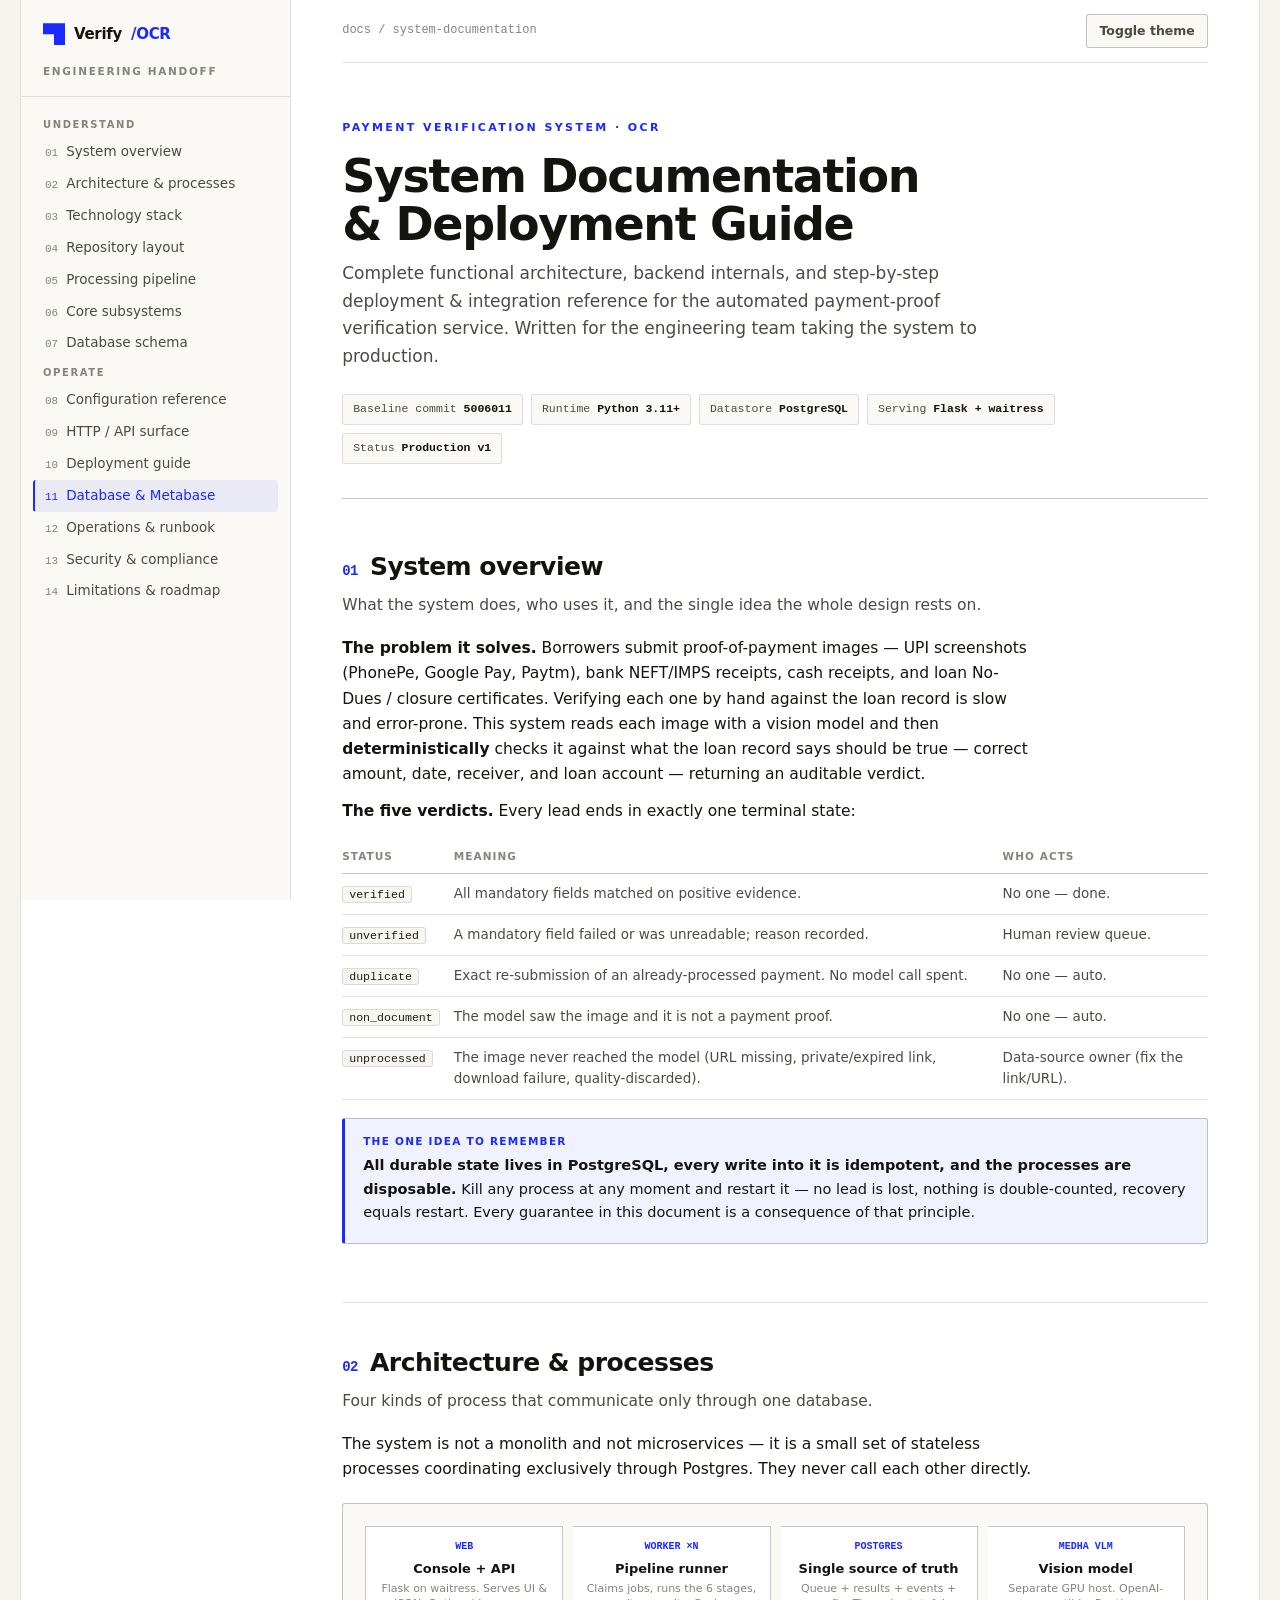
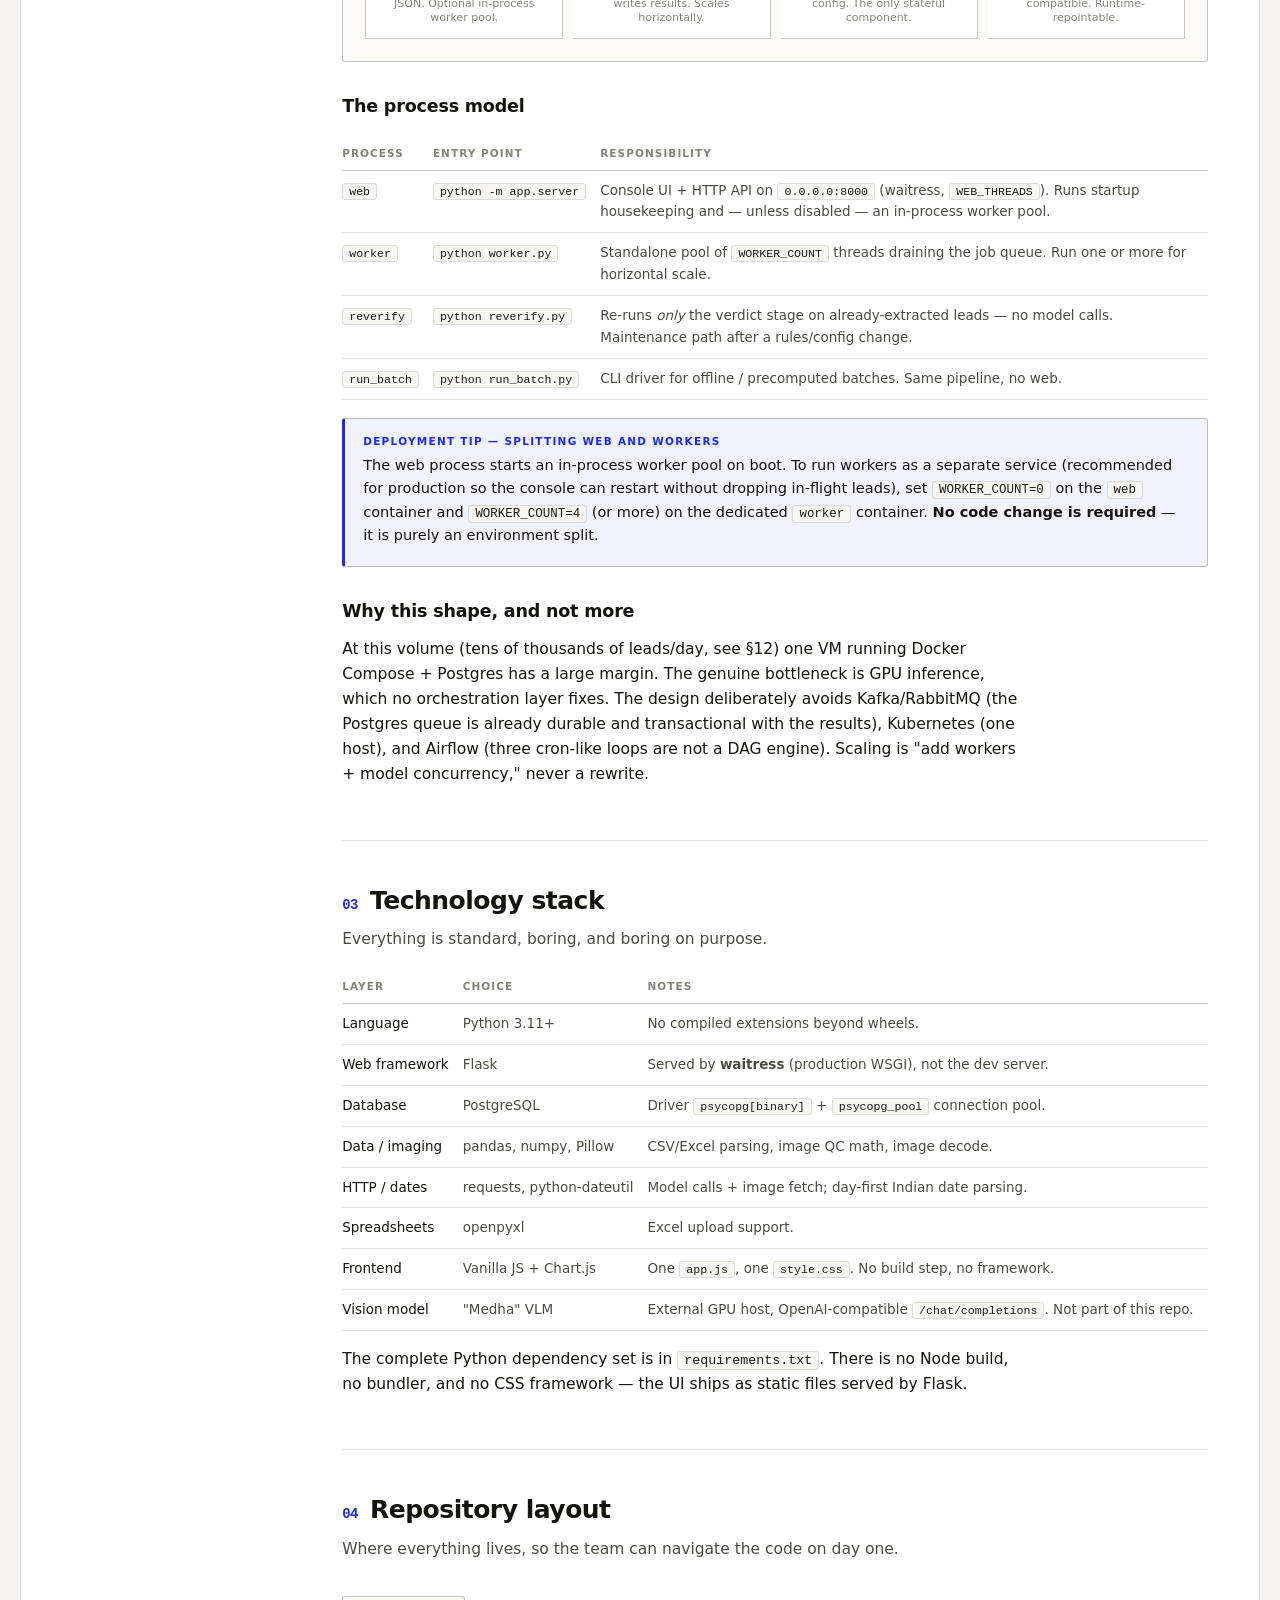
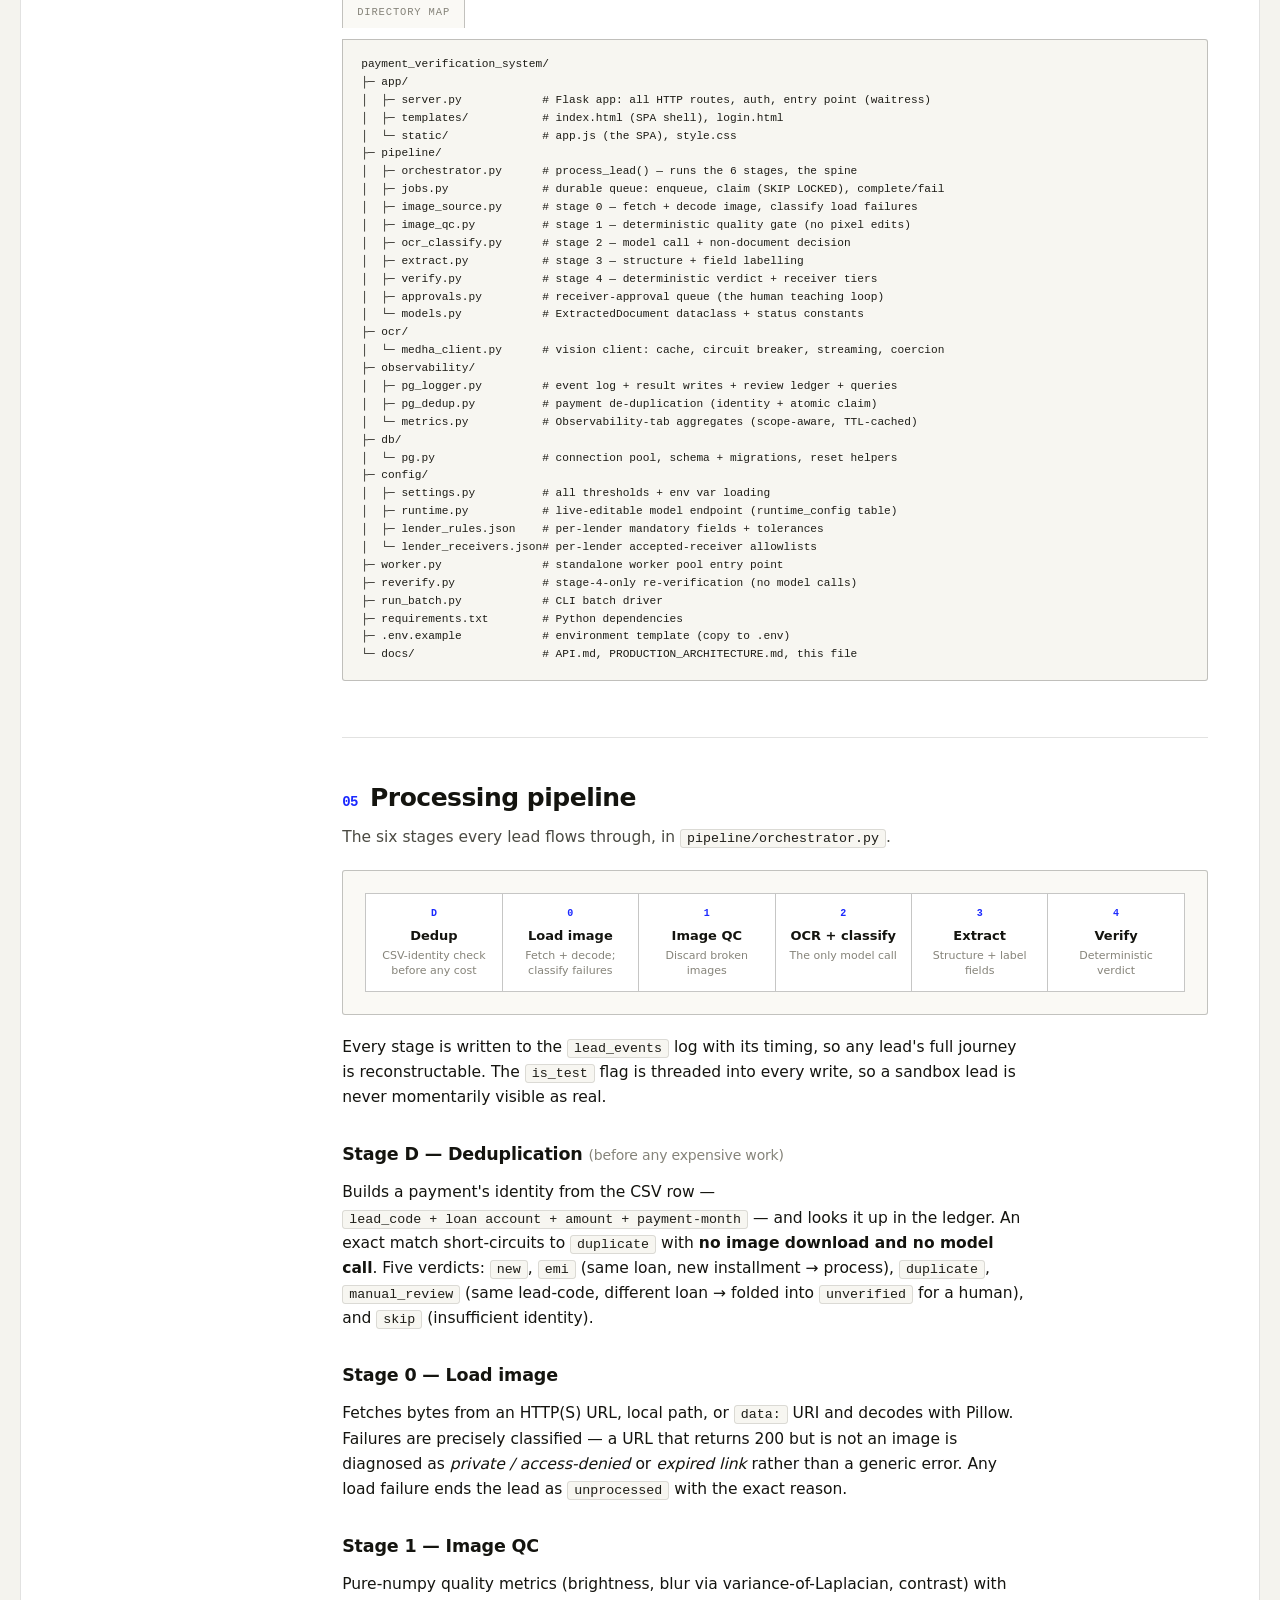
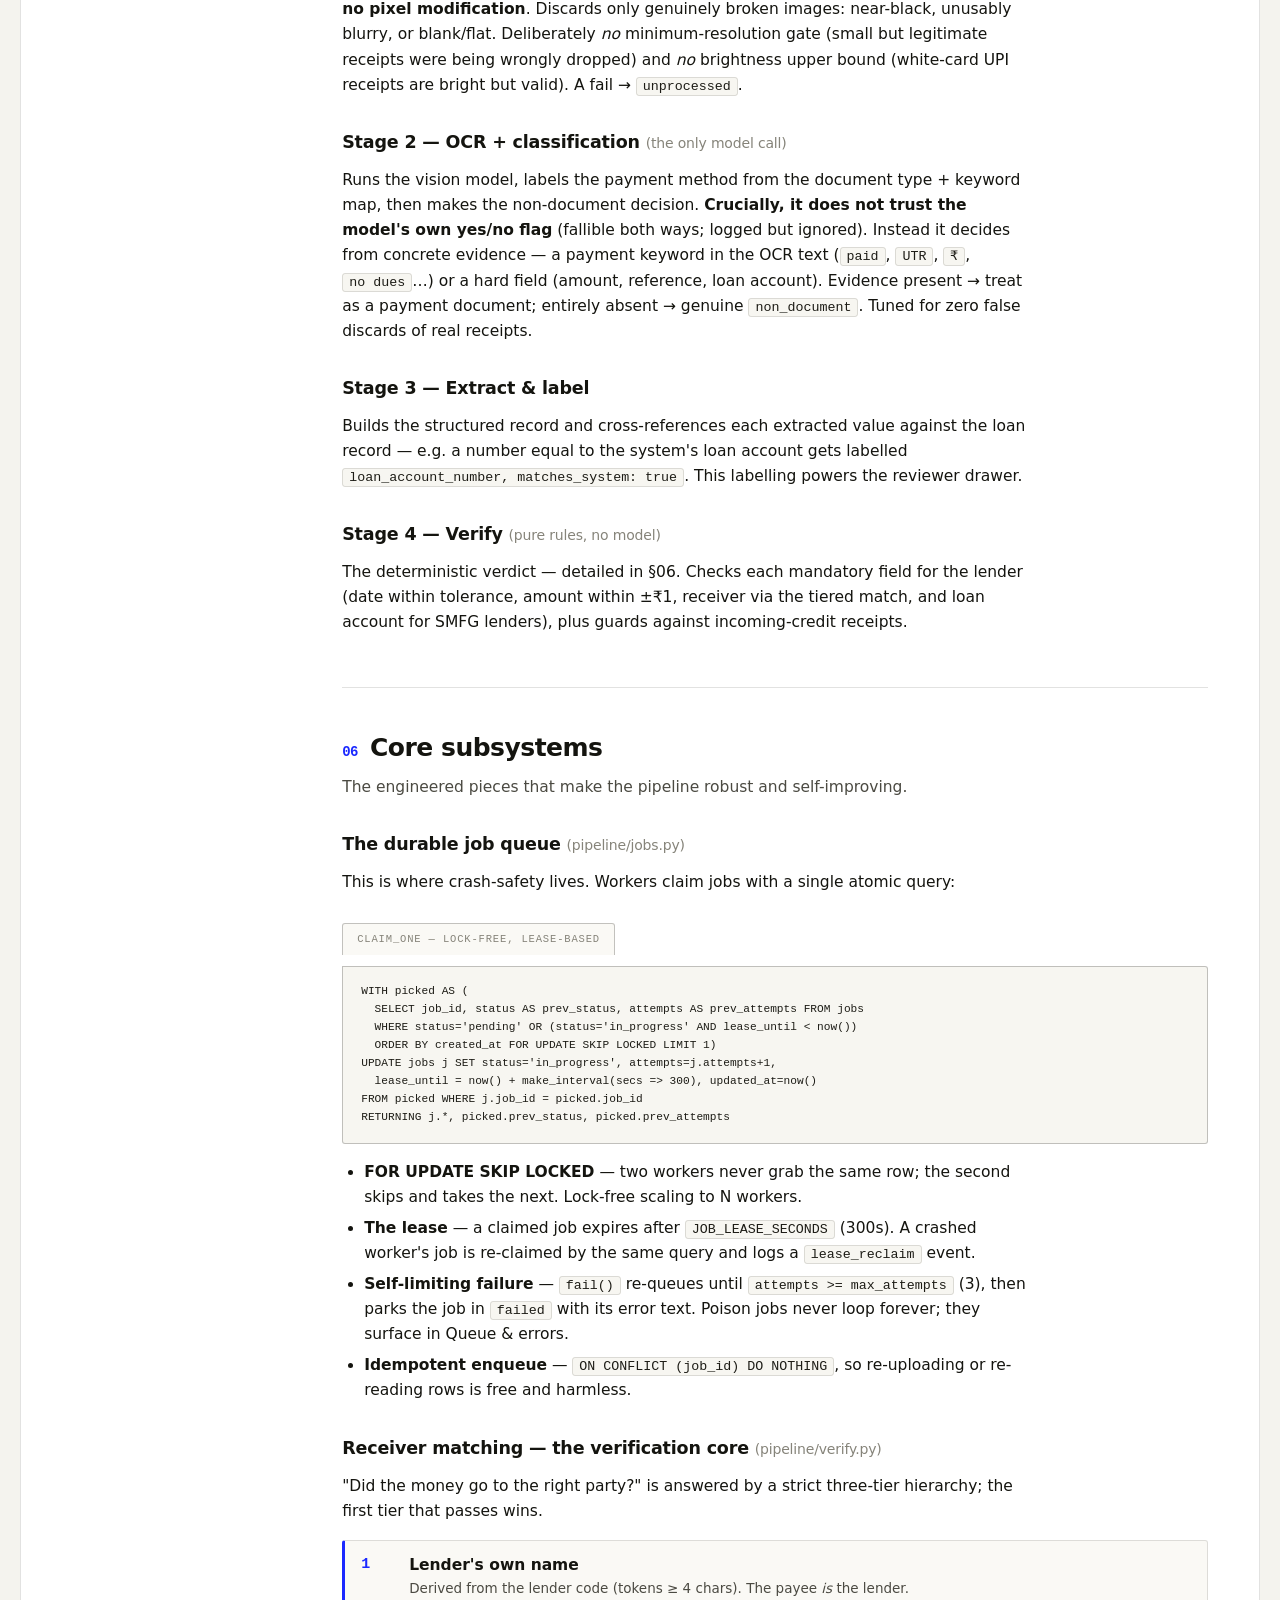
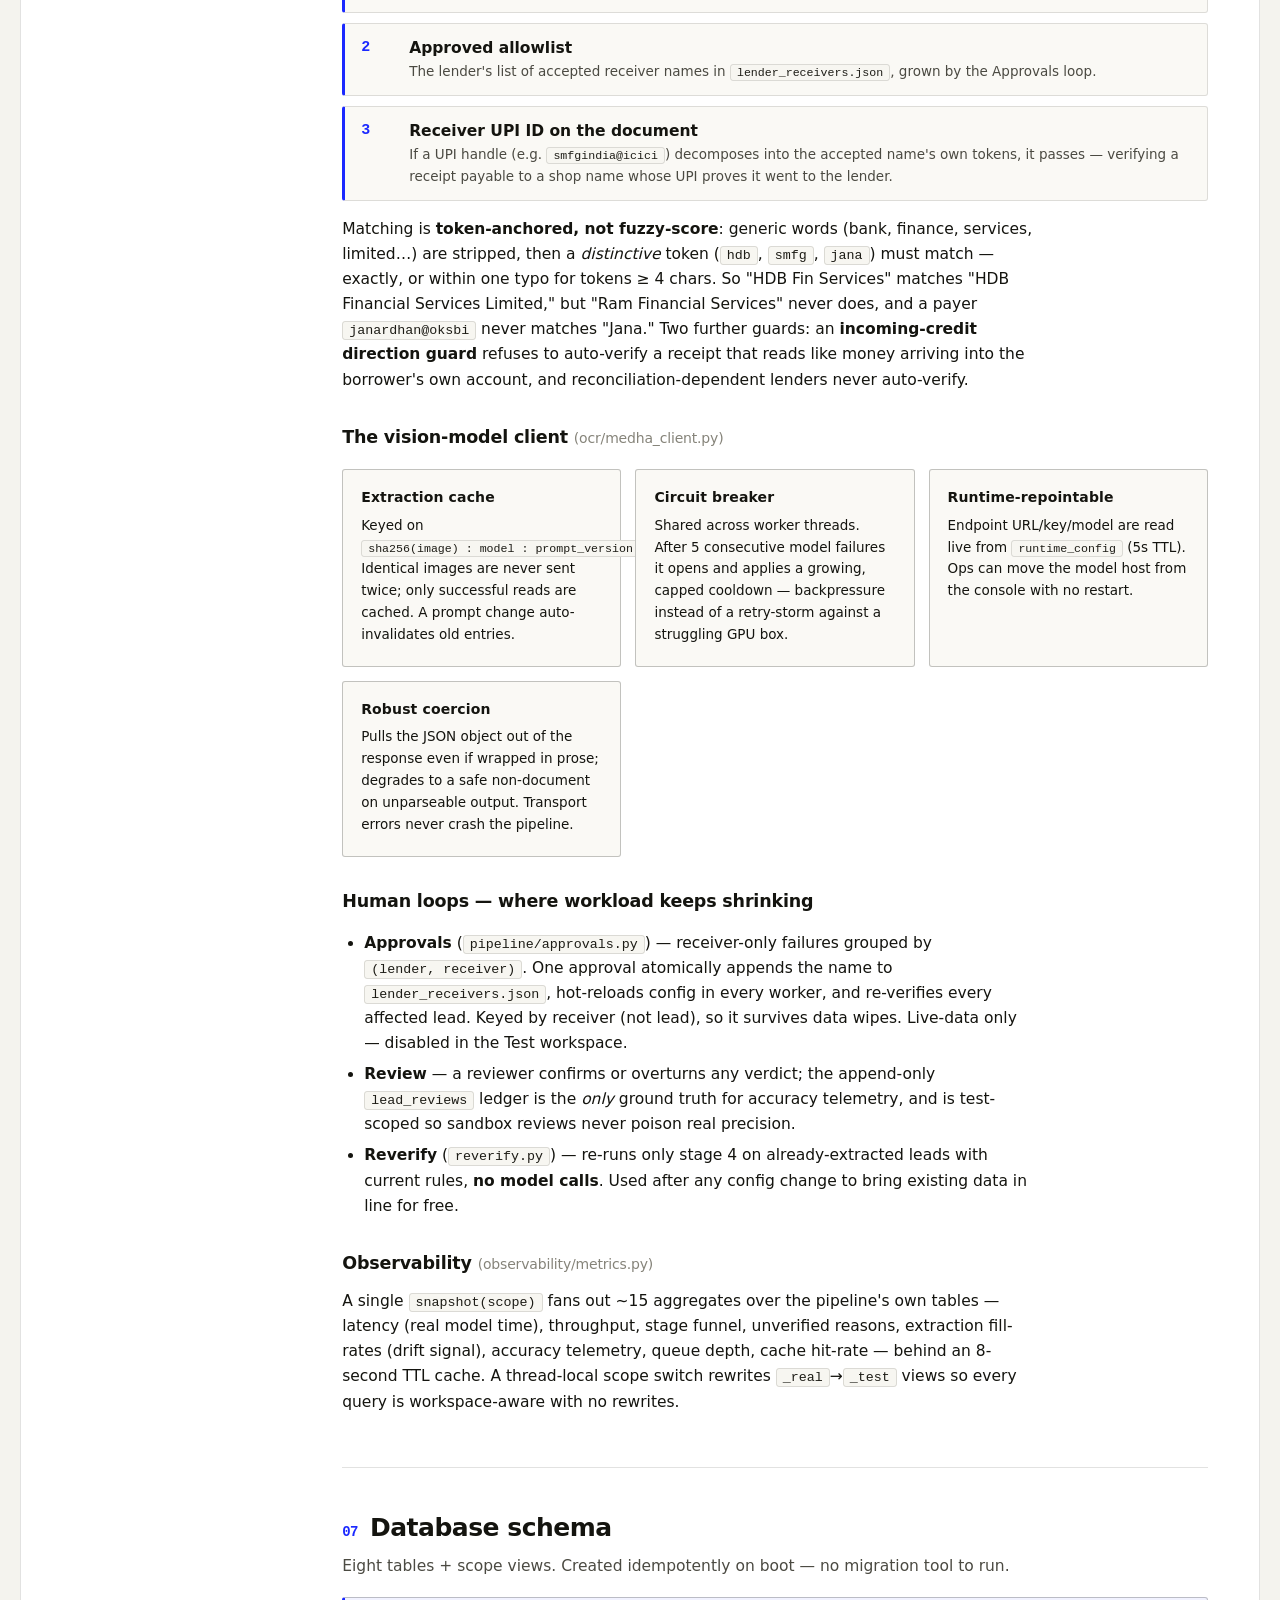
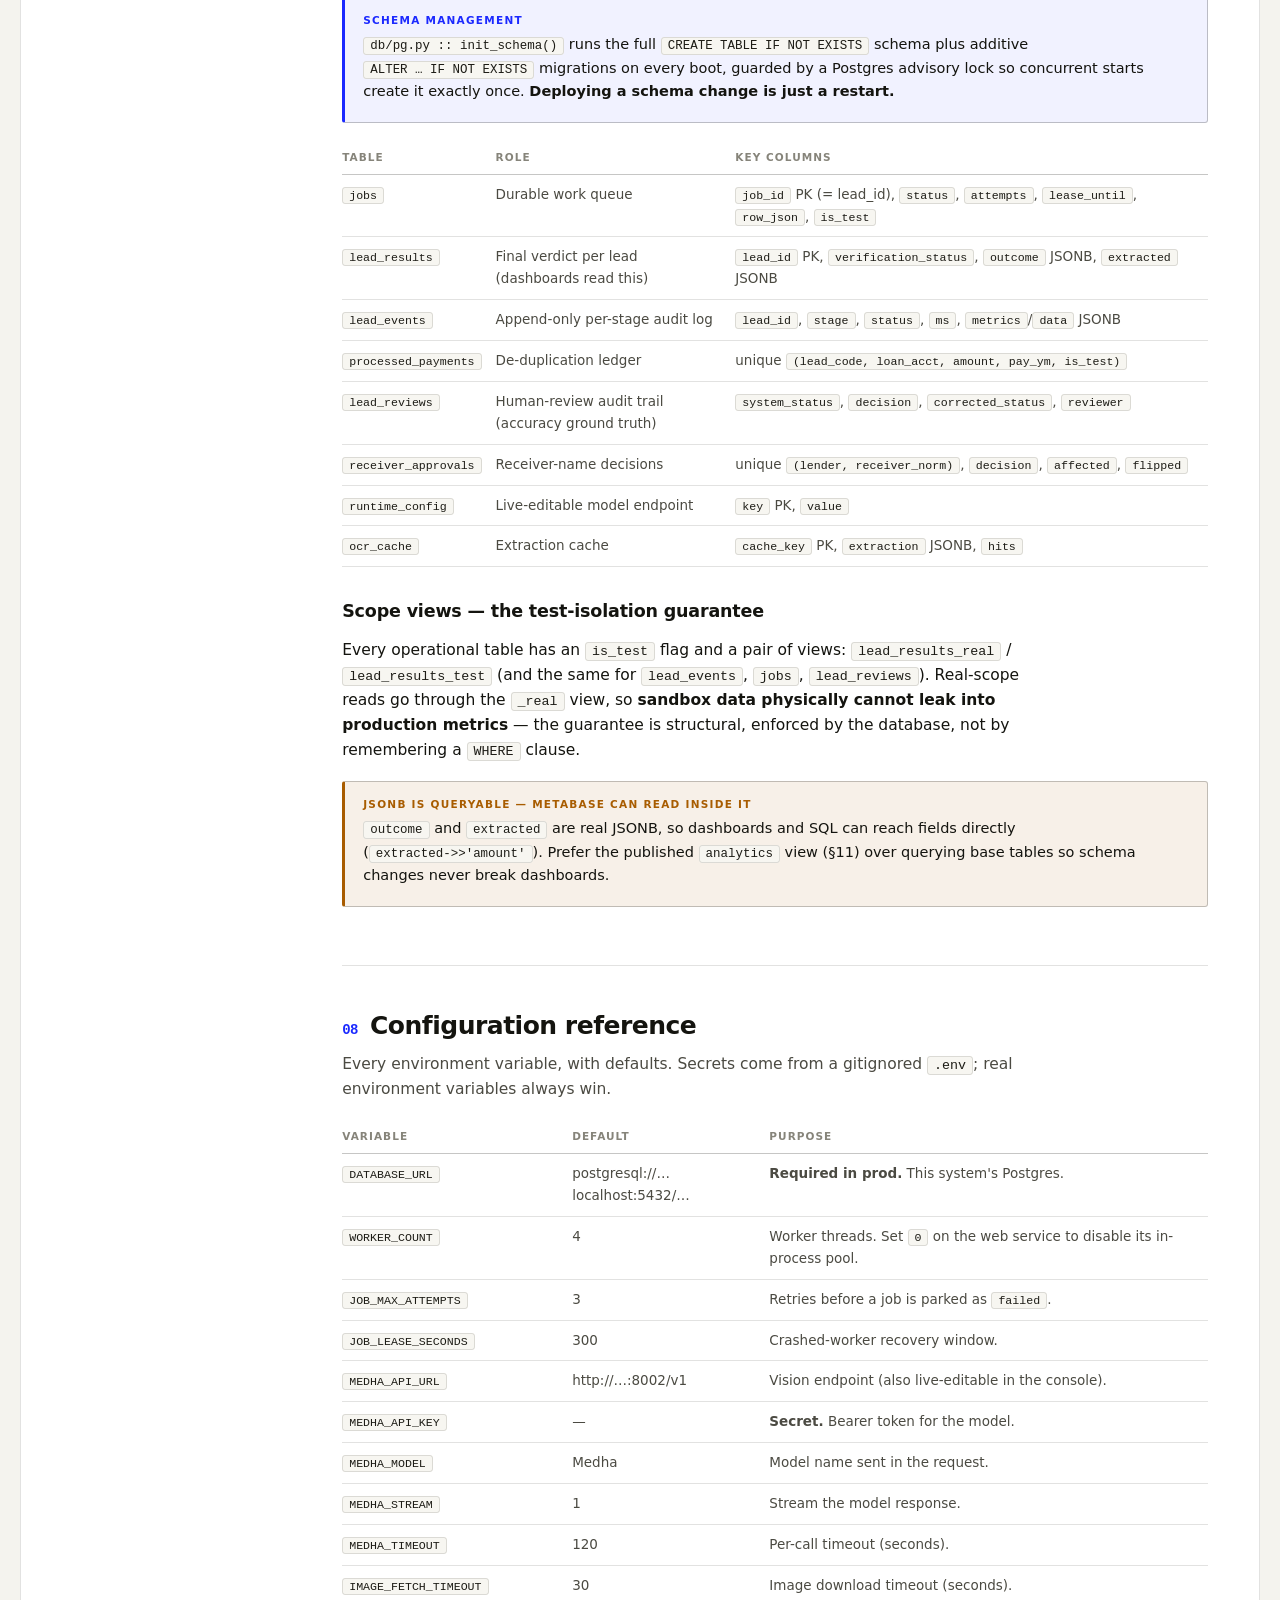
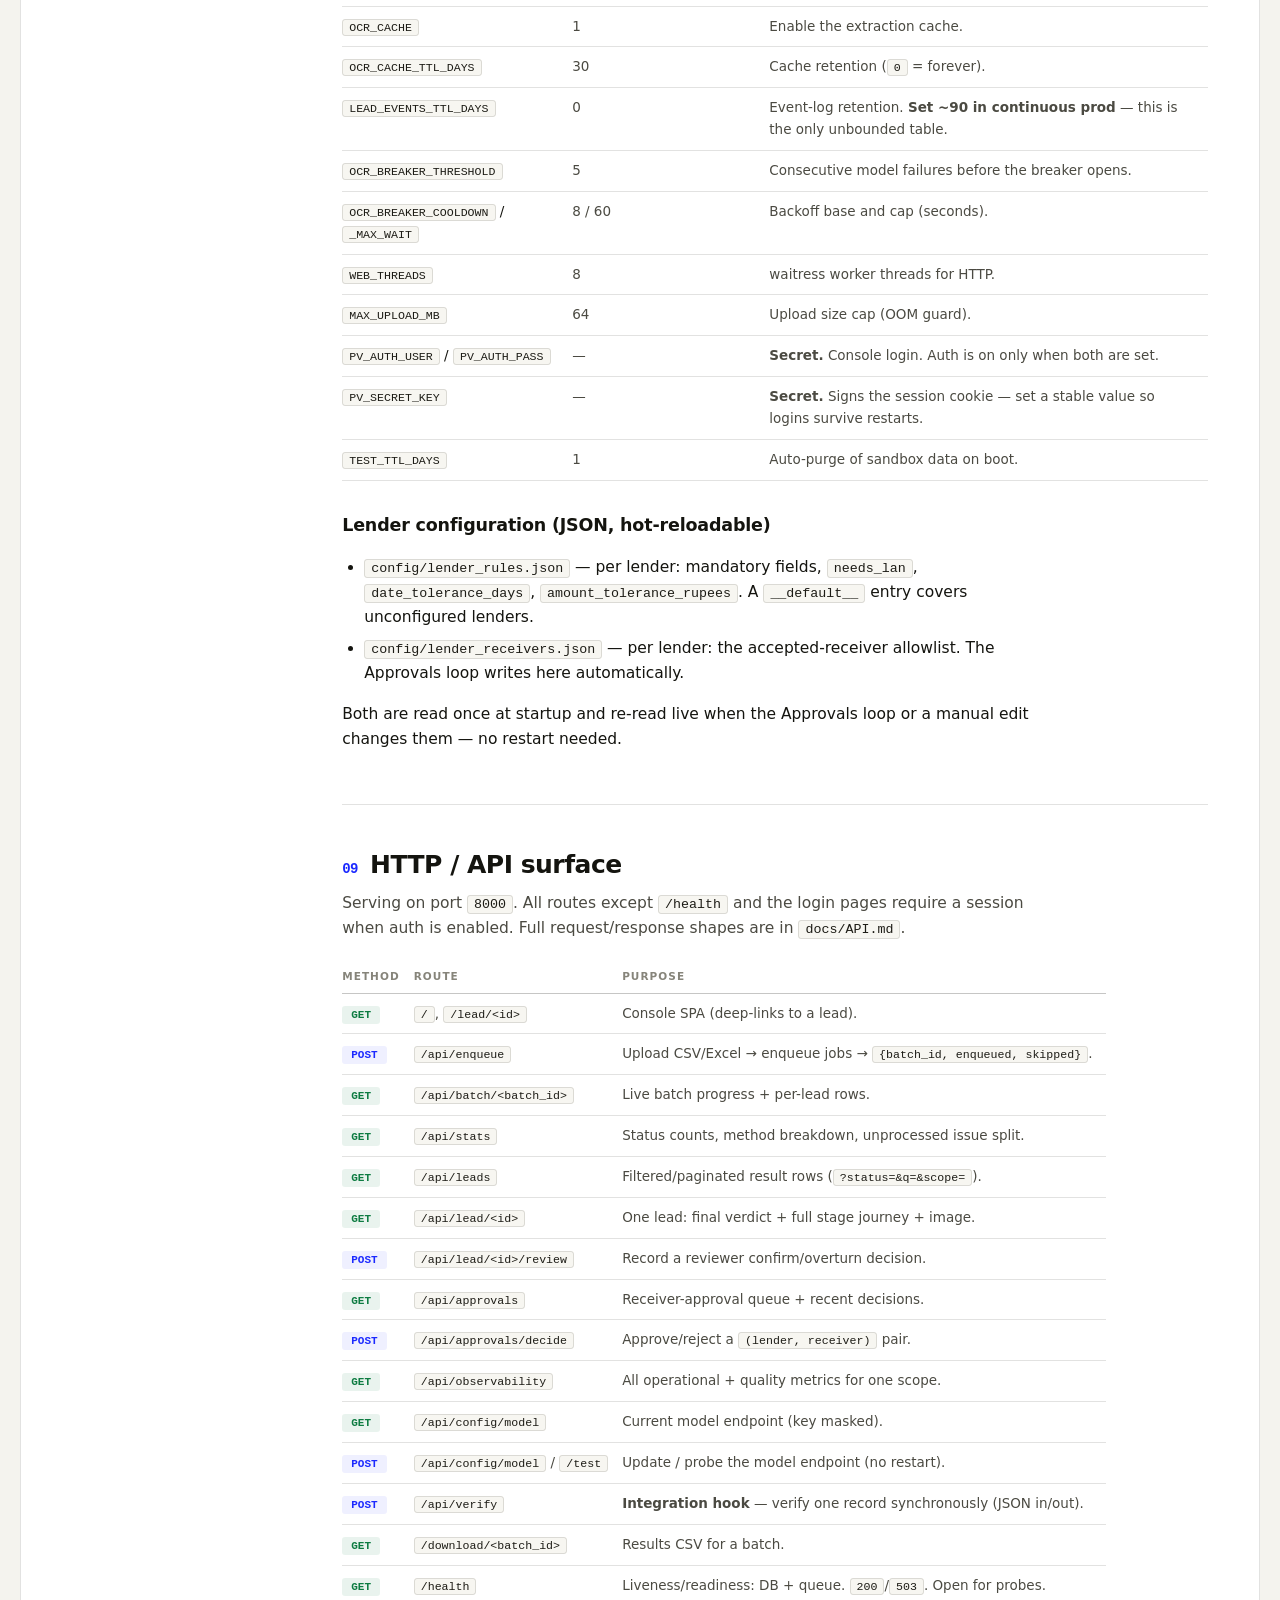
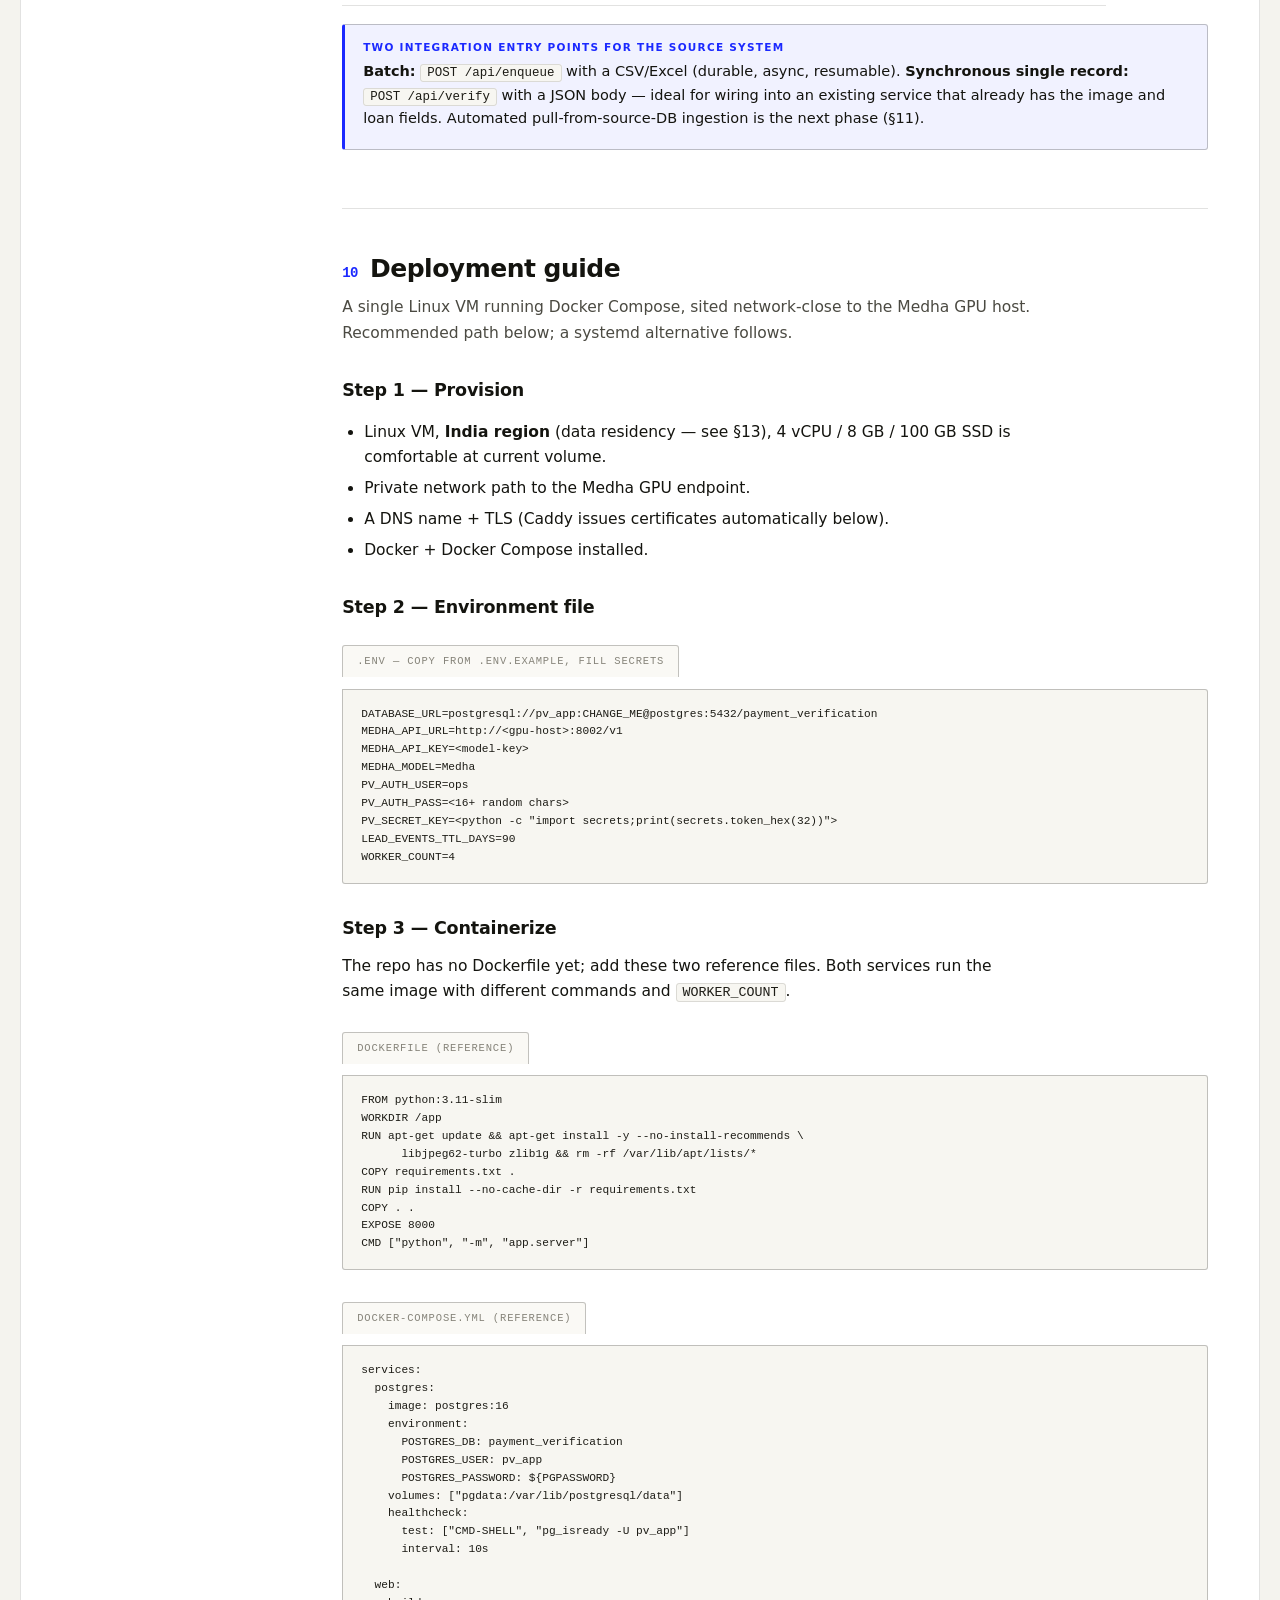
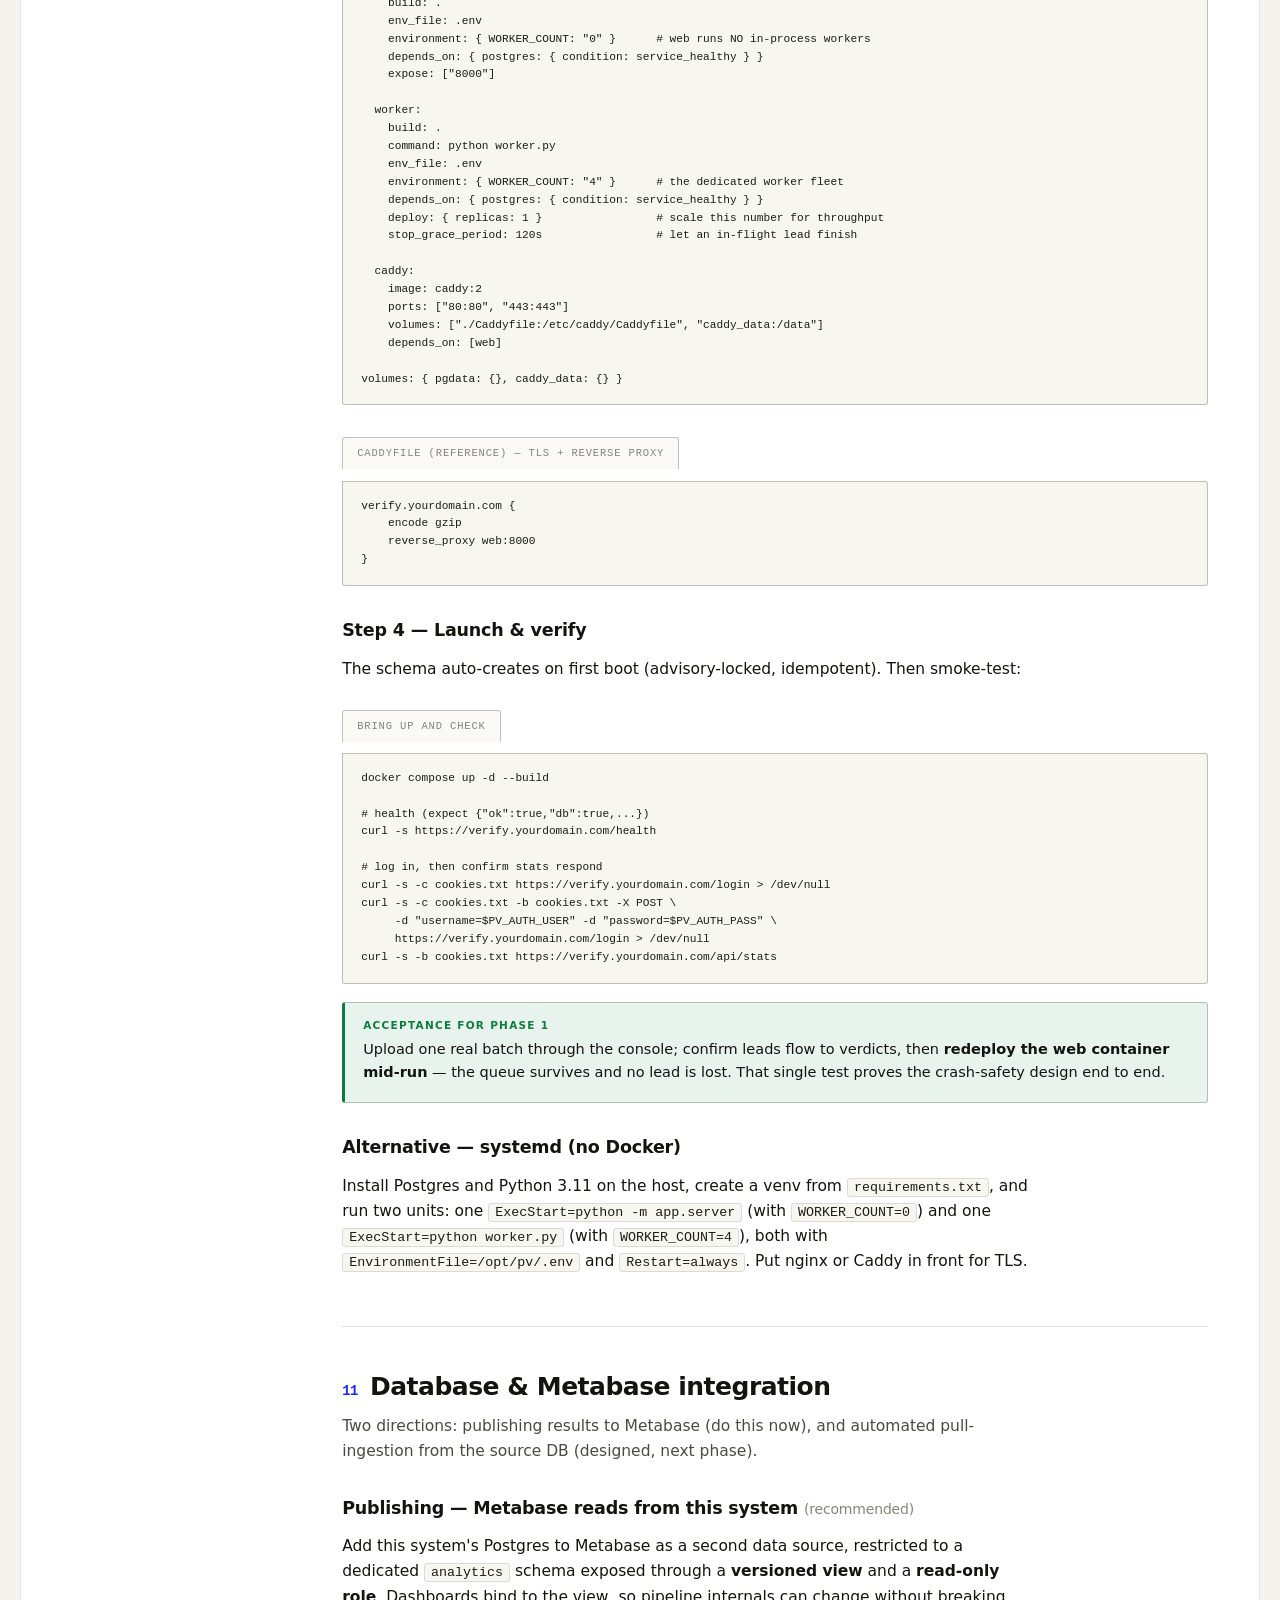
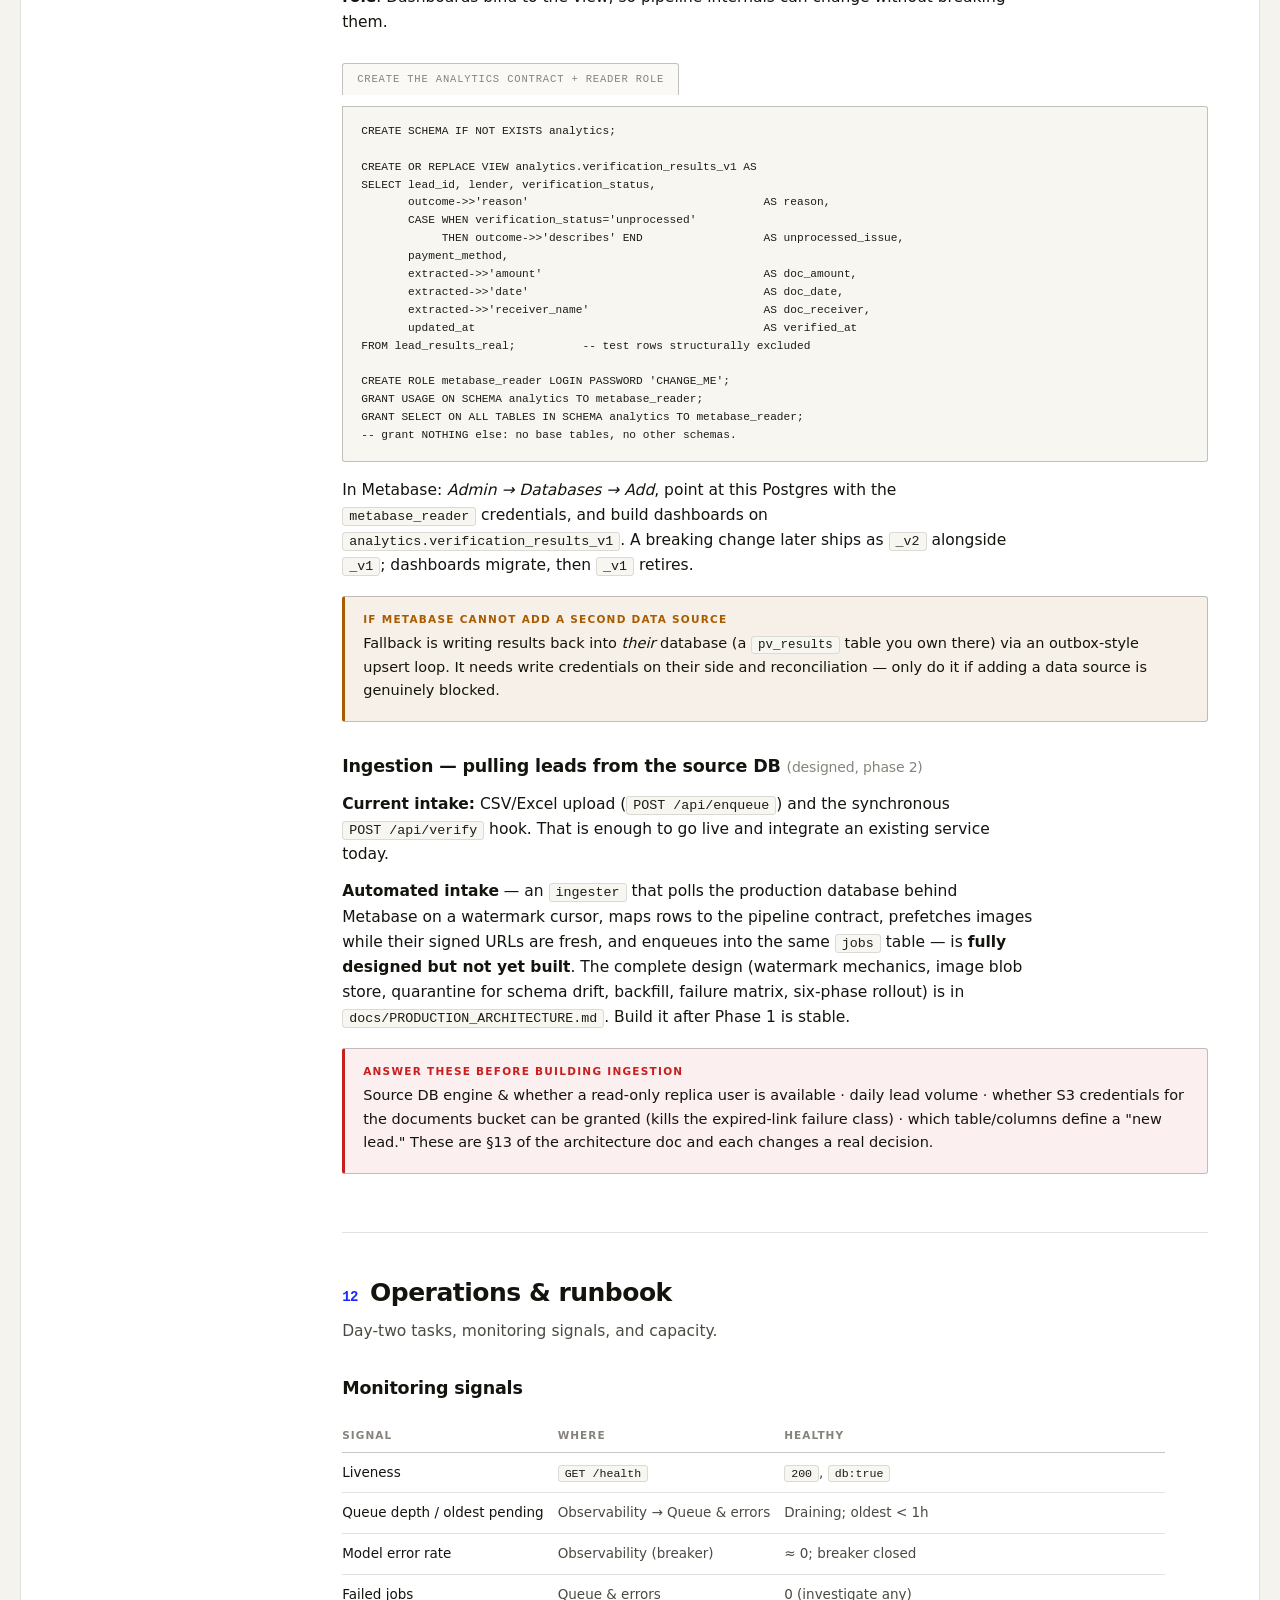
<file: docs/OcrVerification.html>
<!DOCTYPE html>
<html lang="en">
<head>
<meta charset="utf-8">
<meta name="viewport" content="width=device-width, initial-scale=1">
<title>Payment Verification System — System Documentation &amp; Deployment Guide</title>
</head>
<body>
<style>
  :root{
    --paper:#f4f3ee; --surface:#ffffff; --surface-2:#faf9f5; --sunken:#f0efe9;
    --ink:#14140f; --ink-soft:#4b4a42; --ink-faint:#86847a;
    --line:rgba(20,20,15,.12); --line-strong:rgba(20,20,15,.24);
    --accent:#1b29ff; --accent-soft:rgba(27,41,255,.07); --on-accent:#ffffff;
    --note:#1b29ff; --note-bg:rgba(27,41,255,.06);
    --warn:#a85c00; --warn-bg:rgba(168,92,0,.09);
    --crit:#c81e1e; --crit-bg:rgba(200,30,30,.07);
    --ok:#0e7c42; --ok-bg:rgba(14,124,66,.09);
    --code-bg:#f7f6f1; --code-ink:#1d1c16;
    --radius:3px;
    --mono:ui-monospace,"SF Mono","JetBrains Mono","Cascadia Code",Menlo,Consolas,monospace;
    --sans:system-ui,-apple-system,"Segoe UI",Roboto,Helvetica,Arial,sans-serif;
  }
  @media (prefers-color-scheme:dark){
    :root{
      --paper:#0c0d0b; --surface:#151613; --surface-2:#1a1b17; --sunken:#101109;
      --ink:#eceae1; --ink-soft:#a6a498; --ink-faint:#726f64;
      --line:rgba(255,255,255,.12); --line-strong:rgba(255,255,255,.22);
      --accent:#7f8bff; --accent-soft:rgba(127,139,255,.12); --on-accent:#0a0b09;
      --note:#7f8bff; --note-bg:rgba(127,139,255,.10);
      --warn:#e0a24a; --warn-bg:rgba(224,162,74,.12);
      --crit:#ff6b6b; --crit-bg:rgba(255,107,107,.11);
      --ok:#4ccb87; --ok-bg:rgba(76,203,135,.12);
      --code-bg:#0f100c; --code-ink:#d8d6cc;
    }
  }
  :root[data-theme="dark"]{
    --paper:#0c0d0b; --surface:#151613; --surface-2:#1a1b17; --sunken:#101109;
    --ink:#eceae1; --ink-soft:#a6a498; --ink-faint:#726f64;
    --line:rgba(255,255,255,.12); --line-strong:rgba(255,255,255,.22);
    --accent:#7f8bff; --accent-soft:rgba(127,139,255,.12); --on-accent:#0a0b09;
    --note:#7f8bff; --note-bg:rgba(127,139,255,.10);
    --warn:#e0a24a; --warn-bg:rgba(224,162,74,.12);
    --crit:#ff6b6b; --crit-bg:rgba(255,107,107,.11);
    --ok:#4ccb87; --ok-bg:rgba(76,203,135,.12);
    --code-bg:#0f100c; --code-ink:#d8d6cc;
  }
  :root[data-theme="light"]{
    --paper:#f4f3ee; --surface:#ffffff; --surface-2:#faf9f5; --sunken:#f0efe9;
    --ink:#14140f; --ink-soft:#4b4a42; --ink-faint:#86847a;
    --line:rgba(20,20,15,.12); --line-strong:rgba(20,20,15,.24);
    --accent:#1b29ff; --accent-soft:rgba(27,41,255,.07); --on-accent:#ffffff;
    --note:#1b29ff; --note-bg:rgba(27,41,255,.06);
    --warn:#a85c00; --warn-bg:rgba(168,92,0,.09);
    --crit:#c81e1e; --crit-bg:rgba(200,30,30,.07);
    --ok:#0e7c42; --ok-bg:rgba(14,124,66,.09);
    --code-bg:#f7f6f1; --code-ink:#1d1c16;
  }

  *{box-sizing:border-box}
  body{margin:0;background:var(--paper);color:var(--ink);font-family:var(--sans);
    font-size:15.5px;line-height:1.62;-webkit-font-smoothing:antialiased}
  .doc{display:grid;grid-template-columns:270px minmax(0,1fr);max-width:1240px;margin:0 auto;
    background:var(--surface);border-left:1px solid var(--line);border-right:1px solid var(--line);min-height:100vh}

  /* ── sidebar ── */
  .side{position:sticky;top:0;align-self:start;height:100vh;overflow-y:auto;
    border-right:1px solid var(--line);background:var(--surface-2);padding:0}
  .side-head{padding:22px 22px 16px;border-bottom:1px solid var(--line)}
  .mark{display:inline-flex;align-items:center;gap:9px;font-weight:700;font-size:15px;letter-spacing:-.02em}
  .mark .glyph{width:22px;height:22px;background:var(--accent);flex:none;
    clip-path:polygon(0 0,100% 0,100% 100%,50% 100%,50% 50%,0 50%)}
  .mark .glyph span{display:none}
  .side-sub{font-size:10.5px;letter-spacing:.16em;text-transform:uppercase;color:var(--ink-faint);
    font-weight:700;margin-top:10px}
  .side nav{padding:14px 12px 40px}
  .side nav a{display:block;padding:6px 10px;color:var(--ink-soft);text-decoration:none;font-size:13.5px;
    border-radius:var(--radius);line-height:1.35;border-left:2px solid transparent}
  .side nav a .n{font-family:var(--mono);font-size:11px;color:var(--ink-faint);margin-right:8px}
  .side nav a:hover{background:var(--sunken);color:var(--ink)}
  .side nav a.active{color:var(--accent);background:var(--accent-soft);border-left-color:var(--accent)}
  .side nav a.active .n{color:var(--accent)}
  .side nav .grp{font-size:10px;letter-spacing:.16em;text-transform:uppercase;color:var(--ink-faint);
    font-weight:700;padding:16px 10px 6px}

  /* ── main ── */
  main{padding:0 clamp(24px,4vw,64px) 120px;min-width:0}
  .topbar{position:sticky;top:0;z-index:5;display:flex;align-items:center;justify-content:space-between;
    gap:16px;padding:14px 0;margin-bottom:8px;background:var(--surface);border-bottom:1px solid var(--line)}
  .crumbs{font-size:12px;color:var(--ink-faint);font-family:var(--mono)}
  .tbtn{font:inherit;font-size:12.5px;font-weight:600;cursor:pointer;background:var(--surface-2);
    color:var(--ink-soft);border:1px solid var(--line-strong);border-radius:var(--radius);padding:6px 12px}
  .tbtn:hover{color:var(--ink);border-color:var(--accent)}

  .hero{padding:48px 0 34px;border-bottom:1px solid var(--line-strong);margin-bottom:8px}
  .eyebrow{font-size:11px;letter-spacing:.22em;text-transform:uppercase;color:var(--accent);font-weight:700}
  h1{font-size:clamp(30px,4.4vw,46px);line-height:1.04;letter-spacing:-.03em;margin:.35em 0 .25em;text-wrap:balance}
  .lede{font-size:17px;color:var(--ink-soft);max-width:62ch;margin:0}
  .meta-strip{display:flex;flex-wrap:wrap;gap:8px;margin-top:24px}
  .chip{font-family:var(--mono);font-size:11.5px;color:var(--ink-soft);background:var(--surface-2);
    border:1px solid var(--line);border-radius:var(--radius);padding:5px 10px}
  .chip b{color:var(--ink);font-weight:600}

  section{padding:40px 0;border-bottom:1px solid var(--line);scroll-margin-top:70px}
  section:last-of-type{border-bottom:none}
  h2{font-size:25px;letter-spacing:-.02em;margin:0 0 6px;display:flex;align-items:baseline;gap:12px;text-wrap:balance}
  h2 .num{font-family:var(--mono);font-size:14px;color:var(--accent);font-weight:600;flex:none}
  h3{font-size:17.5px;letter-spacing:-.01em;margin:30px 0 8px}
  h4{font-size:14px;letter-spacing:.01em;margin:22px 0 6px;color:var(--ink)}
  p{margin:12px 0;max-width:70ch}
  .section-lede{color:var(--ink-soft);font-size:15.5px;max-width:70ch;margin:6px 0 18px}
  ul,ol{max-width:70ch;padding-left:22px}
  li{margin:6px 0}
  strong{font-weight:650}
  a{color:var(--accent);text-decoration:none;border-bottom:1px solid transparent}
  a:hover{border-bottom-color:var(--accent)}
  code{font-family:var(--mono);font-size:.86em;background:var(--code-bg);color:var(--code-ink);
    padding:1px 6px;border-radius:var(--radius);border:1px solid var(--line);white-space:nowrap}
  pre{background:var(--code-bg);border:1px solid var(--line-strong);border-radius:var(--radius);
    overflow-x:auto;margin:16px 0;font-size:13px}
  pre code{background:none;border:none;padding:0;white-space:pre;display:block;padding:16px 18px;
    line-height:1.6;color:var(--code-ink)}
  .code-cap{font-family:var(--mono);font-size:10.5px;letter-spacing:.08em;text-transform:uppercase;
    color:var(--ink-faint);background:var(--surface-2);border:1px solid var(--line-strong);border-bottom:none;
    border-radius:var(--radius) var(--radius) 0 0;padding:7px 14px;margin:16px 0 -16px;display:inline-block}
  .code-cap + pre{border-top-left-radius:0}

  table{width:100%;border-collapse:collapse;margin:16px 0;font-size:13.5px;
    display:block;overflow-x:auto;white-space:nowrap}
  @media(min-width:900px){table{white-space:normal}}
  th{text-align:left;font-size:10.5px;letter-spacing:.1em;text-transform:uppercase;color:var(--ink-faint);
    font-weight:700;padding:8px 14px 8px 0;border-bottom:1px solid var(--line-strong)}
  td{padding:9px 14px 9px 0;border-bottom:1px solid var(--line);vertical-align:top;color:var(--ink-soft)}
  td:first-child{color:var(--ink)}
  td code{white-space:nowrap}
  .tnum{font-variant-numeric:tabular-nums}

  .callout{border:1px solid var(--line-strong);border-left-width:3px;border-radius:var(--radius);
    padding:14px 18px;margin:18px 0;background:var(--surface-2);font-size:14.5px}
  .callout .cap{font-size:10.5px;letter-spacing:.12em;text-transform:uppercase;font-weight:700;margin-bottom:4px}
  .callout p{margin:4px 0;max-width:none}
  .callout.note{border-left-color:var(--note);background:var(--note-bg)} .callout.note .cap{color:var(--note)}
  .callout.warn{border-left-color:var(--warn);background:var(--warn-bg)} .callout.warn .cap{color:var(--warn)}
  .callout.crit{border-left-color:var(--crit);background:var(--crit-bg)} .callout.crit .cap{color:var(--crit)}
  .callout.ok{border-left-color:var(--ok);background:var(--ok-bg)} .callout.ok .cap{color:var(--ok)}

  .badge{font-family:var(--mono);font-size:11px;font-weight:600;padding:2px 8px;border-radius:var(--radius);
    border:1px solid transparent;white-space:nowrap}
  .b-get{color:var(--ok);background:var(--ok-bg)} .b-post{color:var(--accent);background:var(--accent-soft)}

  /* diagrams */
  .diagram{border:1px solid var(--line-strong);border-radius:var(--radius);background:var(--surface-2);
    padding:22px;margin:20px 0;overflow-x:auto}
  .flow{display:flex;align-items:stretch;gap:0;min-width:min-content}
  .flow .stage{flex:1;min-width:120px;border:1px solid var(--line-strong);background:var(--surface);
    padding:12px 12px;text-align:center;position:relative}
  .flow .stage + .stage{border-left:none}
  .flow .stage .s-n{font-family:var(--mono);font-size:10px;color:var(--accent);font-weight:700}
  .flow .stage .s-t{font-weight:650;font-size:13px;margin:3px 0}
  .flow .stage .s-d{font-size:11px;color:var(--ink-faint);line-height:1.35}
  .tiers{display:grid;gap:10px;margin:16px 0}
  .tier{display:grid;grid-template-columns:34px 1fr;gap:14px;align-items:start;border:1px solid var(--line);
    border-left:3px solid var(--accent);border-radius:var(--radius);padding:12px 16px;background:var(--surface-2)}
  .tier .t-n{font-family:var(--mono);font-weight:700;color:var(--accent);font-size:15px}
  .tier .t-h{font-weight:650}
  .tier .t-b{font-size:13.5px;color:var(--ink-soft)}

  .grid2{display:grid;grid-template-columns:repeat(auto-fit,minmax(260px,1fr));gap:14px;margin:18px 0}
  .card{border:1px solid var(--line-strong);border-radius:var(--radius);padding:16px 18px;background:var(--surface-2)}
  .card h4{margin:0 0 6px}
  .card p{margin:4px 0;font-size:13.5px;max-width:none}

  kbd{font-family:var(--mono);font-size:12px;background:var(--surface-2);border:1px solid var(--line-strong);
    border-bottom-width:2px;border-radius:var(--radius);padding:1px 6px}
  hr{border:none;border-top:1px solid var(--line);margin:28px 0}
  .foot{padding:40px 0 10px;color:var(--ink-faint);font-size:12.5px}

  @media(max-width:880px){
    .doc{grid-template-columns:1fr}
    .side{position:static;height:auto;border-right:none;border-bottom:1px solid var(--line-strong)}
    .side nav{columns:2;padding:12px}
  }
  @media(prefers-reduced-motion:no-preference){html{scroll-behavior:smooth}}
  :focus-visible{outline:2px solid var(--accent);outline-offset:2px}
</style>

<div class="doc">
  <aside class="side">
    <div class="side-head">
      <span class="mark"><span class="glyph"><span></span></span> Verify<span style="color:var(--accent)">/OCR</span></span>
      <div class="side-sub">Engineering Handoff</div>
    </div>
    <nav id="toc">
      <span class="grp">Understand</span>
      <a href="#overview"><span class="n">01</span>System overview</a>
      <a href="#architecture"><span class="n">02</span>Architecture &amp; processes</a>
      <a href="#stack"><span class="n">03</span>Technology stack</a>
      <a href="#repo"><span class="n">04</span>Repository layout</a>
      <a href="#pipeline"><span class="n">05</span>Processing pipeline</a>
      <a href="#subsystems"><span class="n">06</span>Core subsystems</a>
      <a href="#schema"><span class="n">07</span>Database schema</a>
      <span class="grp">Operate</span>
      <a href="#config"><span class="n">08</span>Configuration reference</a>
      <a href="#api"><span class="n">09</span>HTTP / API surface</a>
      <a href="#deploy"><span class="n">10</span>Deployment guide</a>
      <a href="#metabase"><span class="n">11</span>Database &amp; Metabase</a>
      <a href="#ops"><span class="n">12</span>Operations &amp; runbook</a>
      <a href="#security"><span class="n">13</span>Security &amp; compliance</a>
      <a href="#limits"><span class="n">14</span>Limitations &amp; roadmap</a>
    </nav>
  </aside>

  <main>
    <div class="topbar">
      <span class="crumbs">docs / system-documentation</span>
      <button class="tbtn" id="themeToggle" type="button">Toggle theme</button>
    </div>

    <header class="hero">
      <div class="eyebrow">Payment Verification System · OCR</div>
      <h1>System Documentation &amp; Deployment Guide</h1>
      <p class="lede">Complete functional architecture, backend internals, and step-by-step
        deployment &amp; integration reference for the automated payment-proof verification service.
        Written for the engineering team taking the system to production.</p>
      <div class="meta-strip">
        <span class="chip">Baseline commit <b>5006011</b></span>
        <span class="chip">Runtime <b>Python 3.11+</b></span>
        <span class="chip">Datastore <b>PostgreSQL</b></span>
        <span class="chip">Serving <b>Flask + waitress</b></span>
        <span class="chip">Status <b>Production v1</b></span>
      </div>
    </header>

    <!-- 01 ─────────────────────────────────────────────── -->
    <section id="overview">
      <h2><span class="num">01</span>System overview</h2>
      <p class="section-lede">What the system does, who uses it, and the single idea the whole design rests on.</p>

      <p><strong>The problem it solves.</strong> Borrowers submit proof-of-payment images —
        UPI screenshots (PhonePe, Google Pay, Paytm), bank NEFT/IMPS receipts, cash receipts,
        and loan No-Dues / closure certificates. Verifying each one by hand against the loan
        record is slow and error-prone. This system reads each image with a vision model and then
        <strong>deterministically</strong> checks it against what the loan record says should be
        true — correct amount, date, receiver, and loan account — returning an auditable verdict.</p>

      <p><strong>The five verdicts.</strong> Every lead ends in exactly one terminal state:</p>
      <table>
        <thead><tr><th>Status</th><th>Meaning</th><th>Who acts</th></tr></thead>
        <tbody>
          <tr><td><code>verified</code></td><td>All mandatory fields matched on positive evidence.</td><td>No one — done.</td></tr>
          <tr><td><code>unverified</code></td><td>A mandatory field failed or was unreadable; reason recorded.</td><td>Human review queue.</td></tr>
          <tr><td><code>duplicate</code></td><td>Exact re-submission of an already-processed payment. No model call spent.</td><td>No one — auto.</td></tr>
          <tr><td><code>non_document</code></td><td>The model saw the image and it is not a payment proof.</td><td>No one — auto.</td></tr>
          <tr><td><code>unprocessed</code></td><td>The image never reached the model (URL missing, private/expired link, download failure, quality-discarded).</td><td>Data-source owner (fix the link/URL).</td></tr>
        </tbody>
      </table>

      <div class="callout note">
        <div class="cap">The one idea to remember</div>
        <p><strong>All durable state lives in PostgreSQL, every write into it is idempotent, and
          the processes are disposable.</strong> Kill any process at any moment and restart it —
          no lead is lost, nothing is double-counted, recovery equals restart. Every guarantee in
          this document is a consequence of that principle.</p>
      </div>
    </section>

    <!-- 02 ─────────────────────────────────────────────── -->
    <section id="architecture">
      <h2><span class="num">02</span>Architecture &amp; processes</h2>
      <p class="section-lede">Four kinds of process that communicate only through one database.</p>

      <p>The system is not a monolith and not microservices — it is a small set of stateless
        processes coordinating exclusively through Postgres. They never call each other directly.</p>

      <div class="diagram">
        <div class="flow" style="flex-wrap:wrap;gap:10px">
          <div class="stage"><div class="s-n">WEB</div><div class="s-t">Console + API</div><div class="s-d">Flask on waitress. Serves UI &amp; JSON. Optional in-process worker pool.</div></div>
          <div class="stage"><div class="s-n">WORKER ×N</div><div class="s-t">Pipeline runner</div><div class="s-d">Claims jobs, runs the 6 stages, writes results. Scales horizontally.</div></div>
          <div class="stage"><div class="s-n">POSTGRES</div><div class="s-t">Single source of truth</div><div class="s-d">Queue + results + events + config. The only stateful component.</div></div>
          <div class="stage"><div class="s-n">MEDHA VLM</div><div class="s-t">Vision model</div><div class="s-d">Separate GPU host. OpenAI-compatible. Runtime-repointable.</div></div>
        </div>
      </div>

      <h3>The process model</h3>
      <table>
        <thead><tr><th>Process</th><th>Entry point</th><th>Responsibility</th></tr></thead>
        <tbody>
          <tr><td><code>web</code></td><td><code>python -m app.server</code></td><td>Console UI + HTTP API on <code>0.0.0.0:8000</code> (waitress, <code>WEB_THREADS</code>). Runs startup housekeeping and — unless disabled — an in-process worker pool.</td></tr>
          <tr><td><code>worker</code></td><td><code>python worker.py</code></td><td>Standalone pool of <code>WORKER_COUNT</code> threads draining the job queue. Run one or more for horizontal scale.</td></tr>
          <tr><td><code>reverify</code></td><td><code>python reverify.py</code></td><td>Re-runs <em>only</em> the verdict stage on already-extracted leads — no model calls. Maintenance path after a rules/config change.</td></tr>
          <tr><td><code>run_batch</code></td><td><code>python run_batch.py</code></td><td>CLI driver for offline / precomputed batches. Same pipeline, no web.</td></tr>
        </tbody>
      </table>

      <div class="callout note">
        <div class="cap">Deployment tip — splitting web and workers</div>
        <p>The web process starts an in-process worker pool on boot. To run workers as a separate
          service (recommended for production so the console can restart without dropping in-flight
          leads), set <code>WORKER_COUNT=0</code> on the <code>web</code> container and
          <code>WORKER_COUNT=4</code> (or more) on the dedicated <code>worker</code> container.
          <strong>No code change is required</strong> — it is purely an environment split.</p>
      </div>

      <h3>Why this shape, and not more</h3>
      <p>At this volume (tens of thousands of leads/day, see §12) one VM running Docker Compose +
        Postgres has a large margin. The genuine bottleneck is GPU inference, which no orchestration
        layer fixes. The design deliberately avoids Kafka/RabbitMQ (the Postgres queue is already
        durable and transactional with the results), Kubernetes (one host), and Airflow (three
        cron-like loops are not a DAG engine). Scaling is "add workers + model concurrency," never a
        rewrite.</p>
    </section>

    <!-- 03 ─────────────────────────────────────────────── -->
    <section id="stack">
      <h2><span class="num">03</span>Technology stack</h2>
      <p class="section-lede">Everything is standard, boring, and boring on purpose.</p>
      <table>
        <thead><tr><th>Layer</th><th>Choice</th><th>Notes</th></tr></thead>
        <tbody>
          <tr><td>Language</td><td>Python 3.11+</td><td>No compiled extensions beyond wheels.</td></tr>
          <tr><td>Web framework</td><td>Flask</td><td>Served by <strong>waitress</strong> (production WSGI), not the dev server.</td></tr>
          <tr><td>Database</td><td>PostgreSQL</td><td>Driver <code>psycopg[binary]</code> + <code>psycopg_pool</code> connection pool.</td></tr>
          <tr><td>Data / imaging</td><td>pandas, numpy, Pillow</td><td>CSV/Excel parsing, image QC math, image decode.</td></tr>
          <tr><td>HTTP / dates</td><td>requests, python-dateutil</td><td>Model calls + image fetch; day-first Indian date parsing.</td></tr>
          <tr><td>Spreadsheets</td><td>openpyxl</td><td>Excel upload support.</td></tr>
          <tr><td>Frontend</td><td>Vanilla JS + Chart.js</td><td>One <code>app.js</code>, one <code>style.css</code>. No build step, no framework.</td></tr>
          <tr><td>Vision model</td><td>"Medha" VLM</td><td>External GPU host, OpenAI-compatible <code>/chat/completions</code>. Not part of this repo.</td></tr>
        </tbody>
      </table>
      <p>The complete Python dependency set is in <code>requirements.txt</code>. There is no Node
        build, no bundler, and no CSS framework — the UI ships as static files served by Flask.</p>
    </section>

    <!-- 04 ─────────────────────────────────────────────── -->
    <section id="repo">
      <h2><span class="num">04</span>Repository layout</h2>
      <p class="section-lede">Where everything lives, so the team can navigate the code on day one.</p>
      <div class="code-cap">directory map</div>
      <pre><code>payment_verification_system/
├─ app/
│  ├─ server.py            # Flask app: all HTTP routes, auth, entry point (waitress)
│  ├─ templates/           # index.html (SPA shell), login.html
│  └─ static/              # app.js (the SPA), style.css
├─ pipeline/
│  ├─ orchestrator.py      # process_lead() — runs the 6 stages, the spine
│  ├─ jobs.py              # durable queue: enqueue, claim (SKIP LOCKED), complete/fail
│  ├─ image_source.py      # stage 0 — fetch + decode image, classify load failures
│  ├─ image_qc.py          # stage 1 — deterministic quality gate (no pixel edits)
│  ├─ ocr_classify.py      # stage 2 — model call + non-document decision
│  ├─ extract.py           # stage 3 — structure + field labelling
│  ├─ verify.py            # stage 4 — deterministic verdict + receiver tiers
│  ├─ approvals.py         # receiver-approval queue (the human teaching loop)
│  └─ models.py            # ExtractedDocument dataclass + status constants
├─ ocr/
│  └─ medha_client.py      # vision client: cache, circuit breaker, streaming, coercion
├─ observability/
│  ├─ pg_logger.py         # event log + result writes + review ledger + queries
│  ├─ pg_dedup.py          # payment de-duplication (identity + atomic claim)
│  └─ metrics.py           # Observability-tab aggregates (scope-aware, TTL-cached)
├─ db/
│  └─ pg.py                # connection pool, schema + migrations, reset helpers
├─ config/
│  ├─ settings.py          # all thresholds + env var loading
│  ├─ runtime.py           # live-editable model endpoint (runtime_config table)
│  ├─ lender_rules.json    # per-lender mandatory fields + tolerances
│  └─ lender_receivers.json# per-lender accepted-receiver allowlists
├─ worker.py               # standalone worker pool entry point
├─ reverify.py             # stage-4-only re-verification (no model calls)
├─ run_batch.py            # CLI batch driver
├─ requirements.txt        # Python dependencies
├─ .env.example            # environment template (copy to .env)
└─ docs/                   # API.md, PRODUCTION_ARCHITECTURE.md, this file</code></pre>
    </section>

    <!-- 05 ─────────────────────────────────────────────── -->
    <section id="pipeline">
      <h2><span class="num">05</span>Processing pipeline</h2>
      <p class="section-lede">The six stages every lead flows through, in <code>pipeline/orchestrator.py</code>.</p>

      <div class="diagram">
        <div class="flow">
          <div class="stage"><div class="s-n">D</div><div class="s-t">Dedup</div><div class="s-d">CSV-identity check before any cost</div></div>
          <div class="stage"><div class="s-n">0</div><div class="s-t">Load image</div><div class="s-d">Fetch + decode; classify failures</div></div>
          <div class="stage"><div class="s-n">1</div><div class="s-t">Image QC</div><div class="s-d">Discard broken images</div></div>
          <div class="stage"><div class="s-n">2</div><div class="s-t">OCR + classify</div><div class="s-d">The only model call</div></div>
          <div class="stage"><div class="s-n">3</div><div class="s-t">Extract</div><div class="s-d">Structure + label fields</div></div>
          <div class="stage"><div class="s-n">4</div><div class="s-t">Verify</div><div class="s-d">Deterministic verdict</div></div>
        </div>
      </div>

      <p>Every stage is written to the <code>lead_events</code> log with its timing, so any lead's
        full journey is reconstructable. The <code>is_test</code> flag is threaded into every write,
        so a sandbox lead is never momentarily visible as real.</p>

      <h3>Stage D — Deduplication <span style="color:var(--ink-faint);font-weight:400;font-size:14px">(before any expensive work)</span></h3>
      <p>Builds a payment's identity from the CSV row — <code>lead_code + loan account + amount +
        payment-month</code> — and looks it up in the ledger. An exact match short-circuits to
        <code>duplicate</code> with <strong>no image download and no model call</strong>. Five
        verdicts: <code>new</code>, <code>emi</code> (same loan, new installment → process),
        <code>duplicate</code>, <code>manual_review</code> (same lead-code, different loan → folded
        into <code>unverified</code> for a human), and <code>skip</code> (insufficient identity).</p>

      <h3>Stage 0 — Load image</h3>
      <p>Fetches bytes from an HTTP(S) URL, local path, or <code>data:</code> URI and decodes with
        Pillow. Failures are precisely classified — a URL that returns 200 but is not an image is
        diagnosed as <em>private / access-denied</em> or <em>expired link</em> rather than a generic
        error. Any load failure ends the lead as <code>unprocessed</code> with the exact reason.</p>

      <h3>Stage 1 — Image QC</h3>
      <p>Pure-numpy quality metrics (brightness, blur via variance-of-Laplacian, contrast) with
        <strong>no pixel modification</strong>. Discards only genuinely broken images: near-black,
        unusably blurry, or blank/flat. Deliberately <em>no</em> minimum-resolution gate (small but
        legitimate receipts were being wrongly dropped) and <em>no</em> brightness upper bound
        (white-card UPI receipts are bright but valid). A fail → <code>unprocessed</code>.</p>

      <h3>Stage 2 — OCR + classification <span style="color:var(--ink-faint);font-weight:400;font-size:14px">(the only model call)</span></h3>
      <p>Runs the vision model, labels the payment method from the document type + keyword map, then
        makes the non-document decision. <strong>Crucially, it does not trust the model's own
        yes/no flag</strong> (fallible both ways; logged but ignored). Instead it decides from
        concrete evidence — a payment keyword in the OCR text (<code>paid</code>, <code>UTR</code>,
        <code>₹</code>, <code>no dues</code>…) or a hard field (amount, reference, loan account).
        Evidence present → treat as a payment document; entirely absent → genuine
        <code>non_document</code>. Tuned for zero false discards of real receipts.</p>

      <h3>Stage 3 — Extract &amp; label</h3>
      <p>Builds the structured record and cross-references each extracted value against the loan
        record — e.g. a number equal to the system's loan account gets labelled
        <code>loan_account_number, matches_system: true</code>. This labelling powers the reviewer
        drawer.</p>

      <h3>Stage 4 — Verify <span style="color:var(--ink-faint);font-weight:400;font-size:14px">(pure rules, no model)</span></h3>
      <p>The deterministic verdict — detailed in §06. Checks each mandatory field for the lender
        (date within tolerance, amount within ±₹1, receiver via the tiered match, and loan account
        for SMFG lenders), plus guards against incoming-credit receipts.</p>
    </section>

    <!-- 06 ─────────────────────────────────────────────── -->
    <section id="subsystems">
      <h2><span class="num">06</span>Core subsystems</h2>
      <p class="section-lede">The engineered pieces that make the pipeline robust and self-improving.</p>

      <h3>The durable job queue <span style="color:var(--ink-faint);font-weight:400;font-size:14px">(pipeline/jobs.py)</span></h3>
      <p>This is where crash-safety lives. Workers claim jobs with a single atomic query:</p>
      <div class="code-cap">claim_one — lock-free, lease-based</div>
      <pre><code>WITH picked AS (
  SELECT job_id, status AS prev_status, attempts AS prev_attempts FROM jobs
  WHERE status='pending' OR (status='in_progress' AND lease_until &lt; now())
  ORDER BY created_at FOR UPDATE SKIP LOCKED LIMIT 1)
UPDATE jobs j SET status='in_progress', attempts=j.attempts+1,
  lease_until = now() + make_interval(secs =&gt; 300), updated_at=now()
FROM picked WHERE j.job_id = picked.job_id
RETURNING j.*, picked.prev_status, picked.prev_attempts</code></pre>
      <ul>
        <li><strong>FOR UPDATE SKIP LOCKED</strong> — two workers never grab the same row; the
          second skips and takes the next. Lock-free scaling to N workers.</li>
        <li><strong>The lease</strong> — a claimed job expires after <code>JOB_LEASE_SECONDS</code>
          (300s). A crashed worker's job is re-claimed by the same query and logs a
          <code>lease_reclaim</code> event.</li>
        <li><strong>Self-limiting failure</strong> — <code>fail()</code> re-queues until
          <code>attempts &gt;= max_attempts</code> (3), then parks the job in <code>failed</code>
          with its error text. Poison jobs never loop forever; they surface in Queue &amp; errors.</li>
        <li><strong>Idempotent enqueue</strong> — <code>ON CONFLICT (job_id) DO NOTHING</code>, so
          re-uploading or re-reading rows is free and harmless.</li>
      </ul>

      <h3>Receiver matching — the verification core <span style="color:var(--ink-faint);font-weight:400;font-size:14px">(pipeline/verify.py)</span></h3>
      <p>"Did the money go to the right party?" is answered by a strict three-tier hierarchy;
        the first tier that passes wins.</p>
      <div class="tiers">
        <div class="tier"><div class="t-n">1</div><div><div class="t-h">Lender's own name</div><div class="t-b">Derived from the lender code (tokens ≥ 4 chars). The payee <em>is</em> the lender.</div></div></div>
        <div class="tier"><div class="t-n">2</div><div><div class="t-h">Approved allowlist</div><div class="t-b">The lender's list of accepted receiver names in <code>lender_receivers.json</code>, grown by the Approvals loop.</div></div></div>
        <div class="tier"><div class="t-n">3</div><div><div class="t-h">Receiver UPI ID on the document</div><div class="t-b">If a UPI handle (e.g. <code>smfgindia@icici</code>) decomposes into the accepted name's own tokens, it passes — verifying a receipt payable to a shop name whose UPI proves it went to the lender.</div></div></div>
      </div>
      <p>Matching is <strong>token-anchored, not fuzzy-score</strong>: generic words (bank, finance,
        services, limited…) are stripped, then a <em>distinctive</em> token (<code>hdb</code>,
        <code>smfg</code>, <code>jana</code>) must match — exactly, or within one typo for tokens ≥ 4
        chars. So "HDB Fin Services" matches "HDB Financial Services Limited," but "Ram Financial
        Services" never does, and a payer <code>janardhan@oksbi</code> never matches "Jana." Two
        further guards: an <strong>incoming-credit direction guard</strong> refuses to auto-verify a
        receipt that reads like money arriving into the borrower's own account, and
        reconciliation-dependent lenders never auto-verify.</p>

      <h3>The vision-model client <span style="color:var(--ink-faint);font-weight:400;font-size:14px">(ocr/medha_client.py)</span></h3>
      <div class="grid2">
        <div class="card"><h4>Extraction cache</h4><p>Keyed on <code>sha256(image) : model : prompt_version</code>. Identical images are never sent twice; only successful reads are cached. A prompt change auto-invalidates old entries.</p></div>
        <div class="card"><h4>Circuit breaker</h4><p>Shared across worker threads. After 5 consecutive model failures it opens and applies a growing, capped cooldown — backpressure instead of a retry-storm against a struggling GPU box.</p></div>
        <div class="card"><h4>Runtime-repointable</h4><p>Endpoint URL/key/model are read live from <code>runtime_config</code> (5s TTL). Ops can move the model host from the console with no restart.</p></div>
        <div class="card"><h4>Robust coercion</h4><p>Pulls the JSON object out of the response even if wrapped in prose; degrades to a safe non-document on unparseable output. Transport errors never crash the pipeline.</p></div>
      </div>

      <h3>Human loops — where workload keeps shrinking</h3>
      <ul>
        <li><strong>Approvals</strong> (<code>pipeline/approvals.py</code>) — receiver-only failures
          grouped by <code>(lender, receiver)</code>. One approval atomically appends the name to
          <code>lender_receivers.json</code>, hot-reloads config in every worker, and re-verifies
          every affected lead. Keyed by receiver (not lead), so it survives data wipes. Live-data
          only — disabled in the Test workspace.</li>
        <li><strong>Review</strong> — a reviewer confirms or overturns any verdict; the append-only
          <code>lead_reviews</code> ledger is the <em>only</em> ground truth for accuracy telemetry,
          and is test-scoped so sandbox reviews never poison real precision.</li>
        <li><strong>Reverify</strong> (<code>reverify.py</code>) — re-runs only stage 4 on
          already-extracted leads with current rules, <strong>no model calls</strong>. Used after
          any config change to bring existing data in line for free.</li>
      </ul>

      <h3>Observability <span style="color:var(--ink-faint);font-weight:400;font-size:14px">(observability/metrics.py)</span></h3>
      <p>A single <code>snapshot(scope)</code> fans out ~15 aggregates over the pipeline's own
        tables — latency (real model time), throughput, stage funnel, unverified reasons, extraction
        fill-rates (drift signal), accuracy telemetry, queue depth, cache hit-rate — behind an 8-second
        TTL cache. A thread-local scope switch rewrites <code>_real</code>→<code>_test</code> views so
        every query is workspace-aware with no rewrites.</p>
    </section>

    <!-- 07 ─────────────────────────────────────────────── -->
    <section id="schema">
      <h2><span class="num">07</span>Database schema</h2>
      <p class="section-lede">Eight tables + scope views. Created idempotently on boot — no migration tool to run.</p>

      <div class="callout note">
        <div class="cap">Schema management</div>
        <p><code>db/pg.py :: init_schema()</code> runs the full <code>CREATE TABLE IF NOT EXISTS</code>
          schema plus additive <code>ALTER … IF NOT EXISTS</code> migrations on every boot, guarded by
          a Postgres advisory lock so concurrent starts create it exactly once. <strong>Deploying a
          schema change is just a restart.</strong></p>
      </div>

      <table>
        <thead><tr><th>Table</th><th>Role</th><th>Key columns</th></tr></thead>
        <tbody>
          <tr><td><code>jobs</code></td><td>Durable work queue</td><td><code>job_id</code> PK (= lead_id), <code>status</code>, <code>attempts</code>, <code>lease_until</code>, <code>row_json</code>, <code>is_test</code></td></tr>
          <tr><td><code>lead_results</code></td><td>Final verdict per lead (dashboards read this)</td><td><code>lead_id</code> PK, <code>verification_status</code>, <code>outcome</code> JSONB, <code>extracted</code> JSONB</td></tr>
          <tr><td><code>lead_events</code></td><td>Append-only per-stage audit log</td><td><code>lead_id</code>, <code>stage</code>, <code>status</code>, <code>ms</code>, <code>metrics</code>/<code>data</code> JSONB</td></tr>
          <tr><td><code>processed_payments</code></td><td>De-duplication ledger</td><td>unique <code>(lead_code, loan_acct, amount, pay_ym, is_test)</code></td></tr>
          <tr><td><code>lead_reviews</code></td><td>Human-review audit trail (accuracy ground truth)</td><td><code>system_status</code>, <code>decision</code>, <code>corrected_status</code>, <code>reviewer</code></td></tr>
          <tr><td><code>receiver_approvals</code></td><td>Receiver-name decisions</td><td>unique <code>(lender, receiver_norm)</code>, <code>decision</code>, <code>affected</code>, <code>flipped</code></td></tr>
          <tr><td><code>runtime_config</code></td><td>Live-editable model endpoint</td><td><code>key</code> PK, <code>value</code></td></tr>
          <tr><td><code>ocr_cache</code></td><td>Extraction cache</td><td><code>cache_key</code> PK, <code>extraction</code> JSONB, <code>hits</code></td></tr>
        </tbody>
      </table>

      <h3>Scope views — the test-isolation guarantee</h3>
      <p>Every operational table has an <code>is_test</code> flag and a pair of views:
        <code>lead_results_real</code> / <code>lead_results_test</code> (and the same for
        <code>lead_events</code>, <code>jobs</code>, <code>lead_reviews</code>). Real-scope reads go
        through the <code>_real</code> view, so <strong>sandbox data physically cannot leak into
        production metrics</strong> — the guarantee is structural, enforced by the database, not by
        remembering a <code>WHERE</code> clause.</p>

      <div class="callout warn">
        <div class="cap">JSONB is queryable — Metabase can read inside it</div>
        <p><code>outcome</code> and <code>extracted</code> are real JSONB, so dashboards and SQL can
          reach fields directly (<code>extracted-&gt;&gt;'amount'</code>). Prefer the published
          <code>analytics</code> view (§11) over querying base tables so schema changes never break
          dashboards.</p>
      </div>
    </section>

    <!-- 08 ─────────────────────────────────────────────── -->
    <section id="config">
      <h2><span class="num">08</span>Configuration reference</h2>
      <p class="section-lede">Every environment variable, with defaults. Secrets come from a gitignored <code>.env</code>; real environment variables always win.</p>

      <table>
        <thead><tr><th>Variable</th><th>Default</th><th>Purpose</th></tr></thead>
        <tbody>
          <tr><td><code>DATABASE_URL</code></td><td class="tnum">postgresql://…localhost:5432/…</td><td><strong>Required in prod.</strong> This system's Postgres.</td></tr>
          <tr><td><code>WORKER_COUNT</code></td><td class="tnum">4</td><td>Worker threads. Set <code>0</code> on the web service to disable its in-process pool.</td></tr>
          <tr><td><code>JOB_MAX_ATTEMPTS</code></td><td class="tnum">3</td><td>Retries before a job is parked as <code>failed</code>.</td></tr>
          <tr><td><code>JOB_LEASE_SECONDS</code></td><td class="tnum">300</td><td>Crashed-worker recovery window.</td></tr>
          <tr><td><code>MEDHA_API_URL</code></td><td class="tnum">http://…:8002/v1</td><td>Vision endpoint (also live-editable in the console).</td></tr>
          <tr><td><code>MEDHA_API_KEY</code></td><td>—</td><td><strong>Secret.</strong> Bearer token for the model.</td></tr>
          <tr><td><code>MEDHA_MODEL</code></td><td>Medha</td><td>Model name sent in the request.</td></tr>
          <tr><td><code>MEDHA_STREAM</code></td><td class="tnum">1</td><td>Stream the model response.</td></tr>
          <tr><td><code>MEDHA_TIMEOUT</code></td><td class="tnum">120</td><td>Per-call timeout (seconds).</td></tr>
          <tr><td><code>IMAGE_FETCH_TIMEOUT</code></td><td class="tnum">30</td><td>Image download timeout (seconds).</td></tr>
          <tr><td><code>OCR_CACHE</code></td><td class="tnum">1</td><td>Enable the extraction cache.</td></tr>
          <tr><td><code>OCR_CACHE_TTL_DAYS</code></td><td class="tnum">30</td><td>Cache retention (<code>0</code> = forever).</td></tr>
          <tr><td><code>LEAD_EVENTS_TTL_DAYS</code></td><td class="tnum">0</td><td>Event-log retention. <strong>Set ~90 in continuous prod</strong> — this is the only unbounded table.</td></tr>
          <tr><td><code>OCR_BREAKER_THRESHOLD</code></td><td class="tnum">5</td><td>Consecutive model failures before the breaker opens.</td></tr>
          <tr><td><code>OCR_BREAKER_COOLDOWN</code> / <code>_MAX_WAIT</code></td><td class="tnum">8 / 60</td><td>Backoff base and cap (seconds).</td></tr>
          <tr><td><code>WEB_THREADS</code></td><td class="tnum">8</td><td>waitress worker threads for HTTP.</td></tr>
          <tr><td><code>MAX_UPLOAD_MB</code></td><td class="tnum">64</td><td>Upload size cap (OOM guard).</td></tr>
          <tr><td><code>PV_AUTH_USER</code> / <code>PV_AUTH_PASS</code></td><td>—</td><td><strong>Secret.</strong> Console login. Auth is on only when both are set.</td></tr>
          <tr><td><code>PV_SECRET_KEY</code></td><td>—</td><td><strong>Secret.</strong> Signs the session cookie — set a stable value so logins survive restarts.</td></tr>
          <tr><td><code>TEST_TTL_DAYS</code></td><td class="tnum">1</td><td>Auto-purge of sandbox data on boot.</td></tr>
        </tbody>
      </table>

      <h3>Lender configuration (JSON, hot-reloadable)</h3>
      <ul>
        <li><code>config/lender_rules.json</code> — per lender: mandatory fields, <code>needs_lan</code>,
          <code>date_tolerance_days</code>, <code>amount_tolerance_rupees</code>. A <code>__default__</code>
          entry covers unconfigured lenders.</li>
        <li><code>config/lender_receivers.json</code> — per lender: the accepted-receiver allowlist.
          The Approvals loop writes here automatically.</li>
      </ul>
      <p>Both are read once at startup and re-read live when the Approvals loop or a manual edit
        changes them — no restart needed.</p>
    </section>

    <!-- 09 ─────────────────────────────────────────────── -->
    <section id="api">
      <h2><span class="num">09</span>HTTP / API surface</h2>
      <p class="section-lede">Serving on port <code>8000</code>. All routes except <code>/health</code> and the login pages require a session when auth is enabled. Full request/response shapes are in <code>docs/API.md</code>.</p>
      <table>
        <thead><tr><th>Method</th><th>Route</th><th>Purpose</th></tr></thead>
        <tbody>
          <tr><td><span class="badge b-get">GET</span></td><td><code>/</code>, <code>/lead/&lt;id&gt;</code></td><td>Console SPA (deep-links to a lead).</td></tr>
          <tr><td><span class="badge b-post">POST</span></td><td><code>/api/enqueue</code></td><td>Upload CSV/Excel → enqueue jobs → <code>{batch_id, enqueued, skipped}</code>.</td></tr>
          <tr><td><span class="badge b-get">GET</span></td><td><code>/api/batch/&lt;batch_id&gt;</code></td><td>Live batch progress + per-lead rows.</td></tr>
          <tr><td><span class="badge b-get">GET</span></td><td><code>/api/stats</code></td><td>Status counts, method breakdown, unprocessed issue split.</td></tr>
          <tr><td><span class="badge b-get">GET</span></td><td><code>/api/leads</code></td><td>Filtered/paginated result rows (<code>?status=&amp;q=&amp;scope=</code>).</td></tr>
          <tr><td><span class="badge b-get">GET</span></td><td><code>/api/lead/&lt;id&gt;</code></td><td>One lead: final verdict + full stage journey + image.</td></tr>
          <tr><td><span class="badge b-post">POST</span></td><td><code>/api/lead/&lt;id&gt;/review</code></td><td>Record a reviewer confirm/overturn decision.</td></tr>
          <tr><td><span class="badge b-get">GET</span></td><td><code>/api/approvals</code></td><td>Receiver-approval queue + recent decisions.</td></tr>
          <tr><td><span class="badge b-post">POST</span></td><td><code>/api/approvals/decide</code></td><td>Approve/reject a <code>(lender, receiver)</code> pair.</td></tr>
          <tr><td><span class="badge b-get">GET</span></td><td><code>/api/observability</code></td><td>All operational + quality metrics for one scope.</td></tr>
          <tr><td><span class="badge b-get">GET</span></td><td><code>/api/config/model</code></td><td>Current model endpoint (key masked).</td></tr>
          <tr><td><span class="badge b-post">POST</span></td><td><code>/api/config/model</code> / <code>/test</code></td><td>Update / probe the model endpoint (no restart).</td></tr>
          <tr><td><span class="badge b-post">POST</span></td><td><code>/api/verify</code></td><td><strong>Integration hook</strong> — verify one record synchronously (JSON in/out).</td></tr>
          <tr><td><span class="badge b-get">GET</span></td><td><code>/download/&lt;batch_id&gt;</code></td><td>Results CSV for a batch.</td></tr>
          <tr><td><span class="badge b-get">GET</span></td><td><code>/health</code></td><td>Liveness/readiness: DB + queue. <code>200</code>/<code>503</code>. Open for probes.</td></tr>
        </tbody>
      </table>
      <div class="callout note">
        <div class="cap">Two integration entry points for the source system</div>
        <p><strong>Batch:</strong> <code>POST /api/enqueue</code> with a CSV/Excel (durable, async,
          resumable). <strong>Synchronous single record:</strong> <code>POST /api/verify</code> with a
          JSON body — ideal for wiring into an existing service that already has the image and loan
          fields. Automated pull-from-source-DB ingestion is the next phase (§11).</p>
      </div>
    </section>

    <!-- 10 ─────────────────────────────────────────────── -->
    <section id="deploy">
      <h2><span class="num">10</span>Deployment guide</h2>
      <p class="section-lede">A single Linux VM running Docker Compose, sited network-close to the Medha GPU host. Recommended path below; a systemd alternative follows.</p>

      <h3>Step 1 — Provision</h3>
      <ul>
        <li>Linux VM, <strong>India region</strong> (data residency — see §13), 4 vCPU / 8 GB / 100 GB SSD is comfortable at current volume.</li>
        <li>Private network path to the Medha GPU endpoint.</li>
        <li>A DNS name + TLS (Caddy issues certificates automatically below).</li>
        <li>Docker + Docker Compose installed.</li>
      </ul>

      <h3>Step 2 — Environment file</h3>
      <div class="code-cap">.env — copy from .env.example, fill secrets</div>
      <pre><code>DATABASE_URL=postgresql://pv_app:CHANGE_ME@postgres:5432/payment_verification
MEDHA_API_URL=http://&lt;gpu-host&gt;:8002/v1
MEDHA_API_KEY=&lt;model-key&gt;
MEDHA_MODEL=Medha
PV_AUTH_USER=ops
PV_AUTH_PASS=&lt;16+ random chars&gt;
PV_SECRET_KEY=&lt;python -c "import secrets;print(secrets.token_hex(32))"&gt;
LEAD_EVENTS_TTL_DAYS=90
WORKER_COUNT=4</code></pre>

      <h3>Step 3 — Containerize</h3>
      <p>The repo has no Dockerfile yet; add these two reference files. Both services run the same
        image with different commands and <code>WORKER_COUNT</code>.</p>
      <div class="code-cap">Dockerfile (reference)</div>
      <pre><code>FROM python:3.11-slim
WORKDIR /app
RUN apt-get update &amp;&amp; apt-get install -y --no-install-recommends \
      libjpeg62-turbo zlib1g &amp;&amp; rm -rf /var/lib/apt/lists/*
COPY requirements.txt .
RUN pip install --no-cache-dir -r requirements.txt
COPY . .
EXPOSE 8000
CMD ["python", "-m", "app.server"]</code></pre>

      <div class="code-cap">docker-compose.yml (reference)</div>
      <pre><code>services:
  postgres:
    image: postgres:16
    environment:
      POSTGRES_DB: payment_verification
      POSTGRES_USER: pv_app
      POSTGRES_PASSWORD: ${PGPASSWORD}
    volumes: ["pgdata:/var/lib/postgresql/data"]
    healthcheck:
      test: ["CMD-SHELL", "pg_isready -U pv_app"]
      interval: 10s

  web:
    build: .
    env_file: .env
    environment: { WORKER_COUNT: "0" }      # web runs NO in-process workers
    depends_on: { postgres: { condition: service_healthy } }
    expose: ["8000"]

  worker:
    build: .
    command: python worker.py
    env_file: .env
    environment: { WORKER_COUNT: "4" }      # the dedicated worker fleet
    depends_on: { postgres: { condition: service_healthy } }
    deploy: { replicas: 1 }                 # scale this number for throughput
    stop_grace_period: 120s                 # let an in-flight lead finish

  caddy:
    image: caddy:2
    ports: ["80:80", "443:443"]
    volumes: ["./Caddyfile:/etc/caddy/Caddyfile", "caddy_data:/data"]
    depends_on: [web]

volumes: { pgdata: {}, caddy_data: {} }</code></pre>

      <div class="code-cap">Caddyfile (reference) — TLS + reverse proxy</div>
      <pre><code>verify.yourdomain.com {
    encode gzip
    reverse_proxy web:8000
}</code></pre>

      <h3>Step 4 — Launch &amp; verify</h3>
      <p>The schema auto-creates on first boot (advisory-locked, idempotent). Then smoke-test:</p>
      <div class="code-cap">bring up and check</div>
      <pre><code>docker compose up -d --build

# health (expect {"ok":true,"db":true,...})
curl -s https://verify.yourdomain.com/health

# log in, then confirm stats respond
curl -s -c cookies.txt https://verify.yourdomain.com/login &gt; /dev/null
curl -s -c cookies.txt -b cookies.txt -X POST \
     -d "username=$PV_AUTH_USER" -d "password=$PV_AUTH_PASS" \
     https://verify.yourdomain.com/login &gt; /dev/null
curl -s -b cookies.txt https://verify.yourdomain.com/api/stats</code></pre>

      <div class="callout ok">
        <div class="cap">Acceptance for Phase 1</div>
        <p>Upload one real batch through the console; confirm leads flow to verdicts, then
          <strong>redeploy the web container mid-run</strong> — the queue survives and no lead is lost.
          That single test proves the crash-safety design end to end.</p>
      </div>

      <h3>Alternative — systemd (no Docker)</h3>
      <p>Install Postgres and Python 3.11 on the host, create a venv from
        <code>requirements.txt</code>, and run two units: one
        <code>ExecStart=python -m app.server</code> (with <code>WORKER_COUNT=0</code>) and one
        <code>ExecStart=python worker.py</code> (with <code>WORKER_COUNT=4</code>), both with
        <code>EnvironmentFile=/opt/pv/.env</code> and <code>Restart=always</code>. Put nginx or Caddy
        in front for TLS.</p>
    </section>

    <!-- 11 ─────────────────────────────────────────────── -->
    <section id="metabase">
      <h2><span class="num">11</span>Database &amp; Metabase integration</h2>
      <p class="section-lede">Two directions: publishing results to Metabase (do this now), and automated pull-ingestion from the source DB (designed, next phase).</p>

      <h3>Publishing — Metabase reads from this system <span style="color:var(--ink-faint);font-weight:400;font-size:14px">(recommended)</span></h3>
      <p>Add this system's Postgres to Metabase as a second data source, restricted to a dedicated
        <code>analytics</code> schema exposed through a <strong>versioned view</strong> and a
        <strong>read-only role</strong>. Dashboards bind to the view, so pipeline internals can change
        without breaking them.</p>
      <div class="code-cap">create the analytics contract + reader role</div>
      <pre><code>CREATE SCHEMA IF NOT EXISTS analytics;

CREATE OR REPLACE VIEW analytics.verification_results_v1 AS
SELECT lead_id, lender, verification_status,
       outcome-&gt;&gt;'reason'                                   AS reason,
       CASE WHEN verification_status='unprocessed'
            THEN outcome-&gt;&gt;'describes' END                  AS unprocessed_issue,
       payment_method,
       extracted-&gt;&gt;'amount'                                 AS doc_amount,
       extracted-&gt;&gt;'date'                                   AS doc_date,
       extracted-&gt;&gt;'receiver_name'                          AS doc_receiver,
       updated_at                                           AS verified_at
FROM lead_results_real;          -- test rows structurally excluded

CREATE ROLE metabase_reader LOGIN PASSWORD 'CHANGE_ME';
GRANT USAGE ON SCHEMA analytics TO metabase_reader;
GRANT SELECT ON ALL TABLES IN SCHEMA analytics TO metabase_reader;
-- grant NOTHING else: no base tables, no other schemas.</code></pre>
      <p>In Metabase: <em>Admin → Databases → Add</em>, point at this Postgres with the
        <code>metabase_reader</code> credentials, and build dashboards on
        <code>analytics.verification_results_v1</code>. A breaking change later ships as
        <code>_v2</code> alongside <code>_v1</code>; dashboards migrate, then <code>_v1</code> retires.</p>

      <div class="callout warn">
        <div class="cap">If Metabase cannot add a second data source</div>
        <p>Fallback is writing results back into <em>their</em> database (a <code>pv_results</code>
          table you own there) via an outbox-style upsert loop. It needs write credentials on their
          side and reconciliation — only do it if adding a data source is genuinely blocked.</p>
      </div>

      <h3>Ingestion — pulling leads from the source DB <span style="color:var(--ink-faint);font-weight:400;font-size:14px">(designed, phase 2)</span></h3>
      <p><strong>Current intake:</strong> CSV/Excel upload (<code>POST /api/enqueue</code>) and the
        synchronous <code>POST /api/verify</code> hook. That is enough to go live and integrate an
        existing service today.</p>
      <p><strong>Automated intake</strong> — an <code>ingester</code> that polls the production
        database behind Metabase on a watermark cursor, maps rows to the pipeline contract,
        prefetches images while their signed URLs are fresh, and enqueues into the same
        <code>jobs</code> table — is <strong>fully designed but not yet built</strong>. The complete
        design (watermark mechanics, image blob store, quarantine for schema drift, backfill, failure
        matrix, six-phase rollout) is in
        <code>docs/PRODUCTION_ARCHITECTURE.md</code>. Build it after Phase 1 is stable.</p>

      <div class="callout crit">
        <div class="cap">Answer these before building ingestion</div>
        <p>Source DB engine &amp; whether a read-only replica user is available · daily lead volume ·
          whether S3 credentials for the documents bucket can be granted (kills the expired-link
          failure class) · which table/columns define a "new lead." These are §13 of the architecture
          doc and each changes a real decision.</p>
      </div>
    </section>

    <!-- 12 ─────────────────────────────────────────────── -->
    <section id="ops">
      <h2><span class="num">12</span>Operations &amp; runbook</h2>
      <p class="section-lede">Day-two tasks, monitoring signals, and capacity.</p>

      <h3>Monitoring signals</h3>
      <table>
        <thead><tr><th>Signal</th><th>Where</th><th>Healthy</th></tr></thead>
        <tbody>
          <tr><td>Liveness</td><td><code>GET /health</code></td><td><code>200</code>, <code>db:true</code></td></tr>
          <tr><td>Queue depth / oldest pending</td><td>Observability → Queue &amp; errors</td><td>Draining; oldest &lt; 1h</td></tr>
          <tr><td>Model error rate</td><td>Observability (breaker)</td><td>≈ 0; breaker closed</td></tr>
          <tr><td>Failed jobs</td><td>Queue &amp; errors</td><td>0 (investigate any)</td></tr>
          <tr><td>Unprocessed by issue</td><td>Dashboard → Unprocessed</td><td>Watch "no image URL" — it's an upstream data defect</td></tr>
          <tr><td>Verified precision</td><td>Observability → Accuracy</td><td>From the review ledger; alert &lt; 97%</td></tr>
        </tbody>
      </table>

      <h3>Common tasks</h3>
      <div class="code-cap">operational commands</div>
      <pre><code># Re-verify all leads after a rules/config change (no model calls)
python reverify.py                 # apply
python reverify.py --dry-run       # report only

# Repoint the model endpoint — do it in the console (Model API panel),
# it takes effect on the next lead with no restart.

# Nightly backup (run from cron / a sidecar)
pg_dump "$DATABASE_URL" | gzip &gt; /backups/pv_$(date +%F).sql.gz

# Scale throughput
docker compose up -d --scale worker=3</code></pre>

      <h3>Backups &amp; retention</h3>
      <ul>
        <li>Nightly <code>pg_dump</code> + WAL archiving (point-in-time recovery) to off-VM storage,
          30-day retention, and a <strong>quarterly restore drill</strong> — an untested backup is a
          wish, not a backup.</li>
        <li>Set <code>LEAD_EVENTS_TTL_DAYS=90</code> in continuous production — <code>lead_events</code>
          is the one table that grows unbounded; verdicts in <code>lead_results</code> are never purged.</li>
        <li>Sandbox data auto-purges after <code>TEST_TTL_DAYS</code>.</li>
      </ul>

      <h3>Capacity</h3>
      <p>The only real ceiling is GPU inference:
        <code>concurrency × 86,400 / seconds_per_image × 1/(1−cache_hit)</code>. At ~6–8s/image and
        4-way concurrency the ceiling is ~50k/day; run at ≤30% for headroom → comfortably 15k+/day.
        Scale by adding workers + model concurrency behind a second GPU — no architectural change.</p>
    </section>

    <!-- 13 ─────────────────────────────────────────────── -->
    <section id="security">
      <h2><span class="num">13</span>Security &amp; compliance</h2>
      <p class="section-lede">This system carries lending PII — treat it accordingly.</p>
      <ul>
        <li><strong>Transport</strong> — TLS everywhere via Caddy; the model endpoint should live on a
          private network segment; source DB / Metabase connections over TLS.</li>
        <li><strong>Least privilege</strong> — <code>metabase_reader</code> sees only the
          <code>analytics</code> schema; a future <code>pv_reader</code> on the source DB is
          SELECT-only; no shared superuser anywhere.</li>
        <li><strong>Secrets</strong> — env file at <code>0600</code>, never in git (already enforced;
          repo history was cleaned). Rotate the model key and console password at deploy.</li>
        <li><strong>PII at rest</strong> — encrypted disk volume for Postgres (and the image blob
          store once ingestion is built); event-log retention as above.</li>
        <li><strong>Audit</strong> — <code>lead_reviews</code> and <code>receiver_approvals</code>
          already record who/when/what.</li>
        <li><strong>DPDP</strong> — Indian financial documents + phone numbers means DPDP obligations:
          retention limits, in-region hosting, breach process. Choose an India-region VM.</li>
      </ul>
      <div class="callout crit">
        <div class="cap">Harden before go-live</div>
        <p>The console login is a single shared credential. Rotate <code>PV_AUTH_PASS</code> to 16+
          random characters at deploy, and add per-user accounts as a fast follow so approvals and
          reviews are attributable. Put a rate-limit / lockout on the login route (Caddy can do the
          cheap version).</p>
      </div>
    </section>

    <!-- 14 ─────────────────────────────────────────────── -->
    <section id="limits">
      <h2><span class="num">14</span>Limitations &amp; roadmap</h2>
      <p class="section-lede">Known gaps, stated honestly, so the receiving team plans around them.</p>
      <table>
        <thead><tr><th>Item</th><th>State</th><th>Plan</th></tr></thead>
        <tbody>
          <tr><td>Automated source-DB ingestion</td><td>Designed, not built</td><td>Phase 2 — follow <code>docs/PRODUCTION_ARCHITECTURE.md</code> after Phase 1 is stable.</td></tr>
          <tr><td>Console authentication</td><td>Single shared login</td><td>Per-user accounts + login rate-limit as a fast follow.</td></tr>
          <tr><td>Web/worker split</td><td>Env-configurable (<code>WORKER_COUNT=0</code>)</td><td>Documented above; adopt in Compose from day one.</td></tr>
          <tr><td>Dockerfile / Compose</td><td>Reference templates in §10</td><td>Team adds the two files and commits them.</td></tr>
          <tr><td>Expired image links</td><td>Classified as <code>unprocessed</code></td><td>Ingestion-time image prefetch (+ S3 credentials) eliminates the class.</td></tr>
          <tr><td>Backups</td><td>Manual <code>pg_dump</code></td><td>Automate nightly + WAL PITR + quarterly restore drill.</td></tr>
        </tbody>
      </table>

      <div class="callout note">
        <div class="cap">Companion documents</div>
        <p><code>docs/PRODUCTION_ARCHITECTURE.md</code> — the full ingestion/deployment design and
          6-phase rollout. · <code>docs/API.md</code> — endpoint request/response detail. ·
          <code>README.md</code> — pipeline summary and local run.</p>
      </div>

      <div class="foot">
        Payment Verification System — Engineering handoff documentation. Baseline commit
        <code>5006011</code>. Prepared for the deployment &amp; integration team. All statements
        verified against the codebase at time of writing; nothing in this document changes the code.
      </div>
    </section>
  </main>
</div>

<script>
  (function(){
    // theme toggle (respects OS default until the user chooses)
    var root = document.documentElement, btn = document.getElementById('themeToggle');
    btn.addEventListener('click', function(){
      var cur = root.getAttribute('data-theme');
      if(!cur){ cur = matchMedia('(prefers-color-scheme: dark)').matches ? 'dark' : 'light'; }
      root.setAttribute('data-theme', cur === 'dark' ? 'light' : 'dark');
    });
    // scrollspy: highlight the section in view
    var links = Array.prototype.slice.call(document.querySelectorAll('#toc a'));
    var map = {};
    links.forEach(function(a){ map[a.getAttribute('href').slice(1)] = a; });
    var obs = new IntersectionObserver(function(entries){
      entries.forEach(function(e){
        if(e.isIntersecting){
          links.forEach(function(a){ a.classList.remove('active'); });
          var a = map[e.target.id]; if(a){ a.classList.add('active'); }
        }
      });
    }, { rootMargin: '-15% 0px -75% 0px' });
    document.querySelectorAll('section[id]').forEach(function(s){ obs.observe(s); });
  })();
</script>
</body>
</html>
</file>
